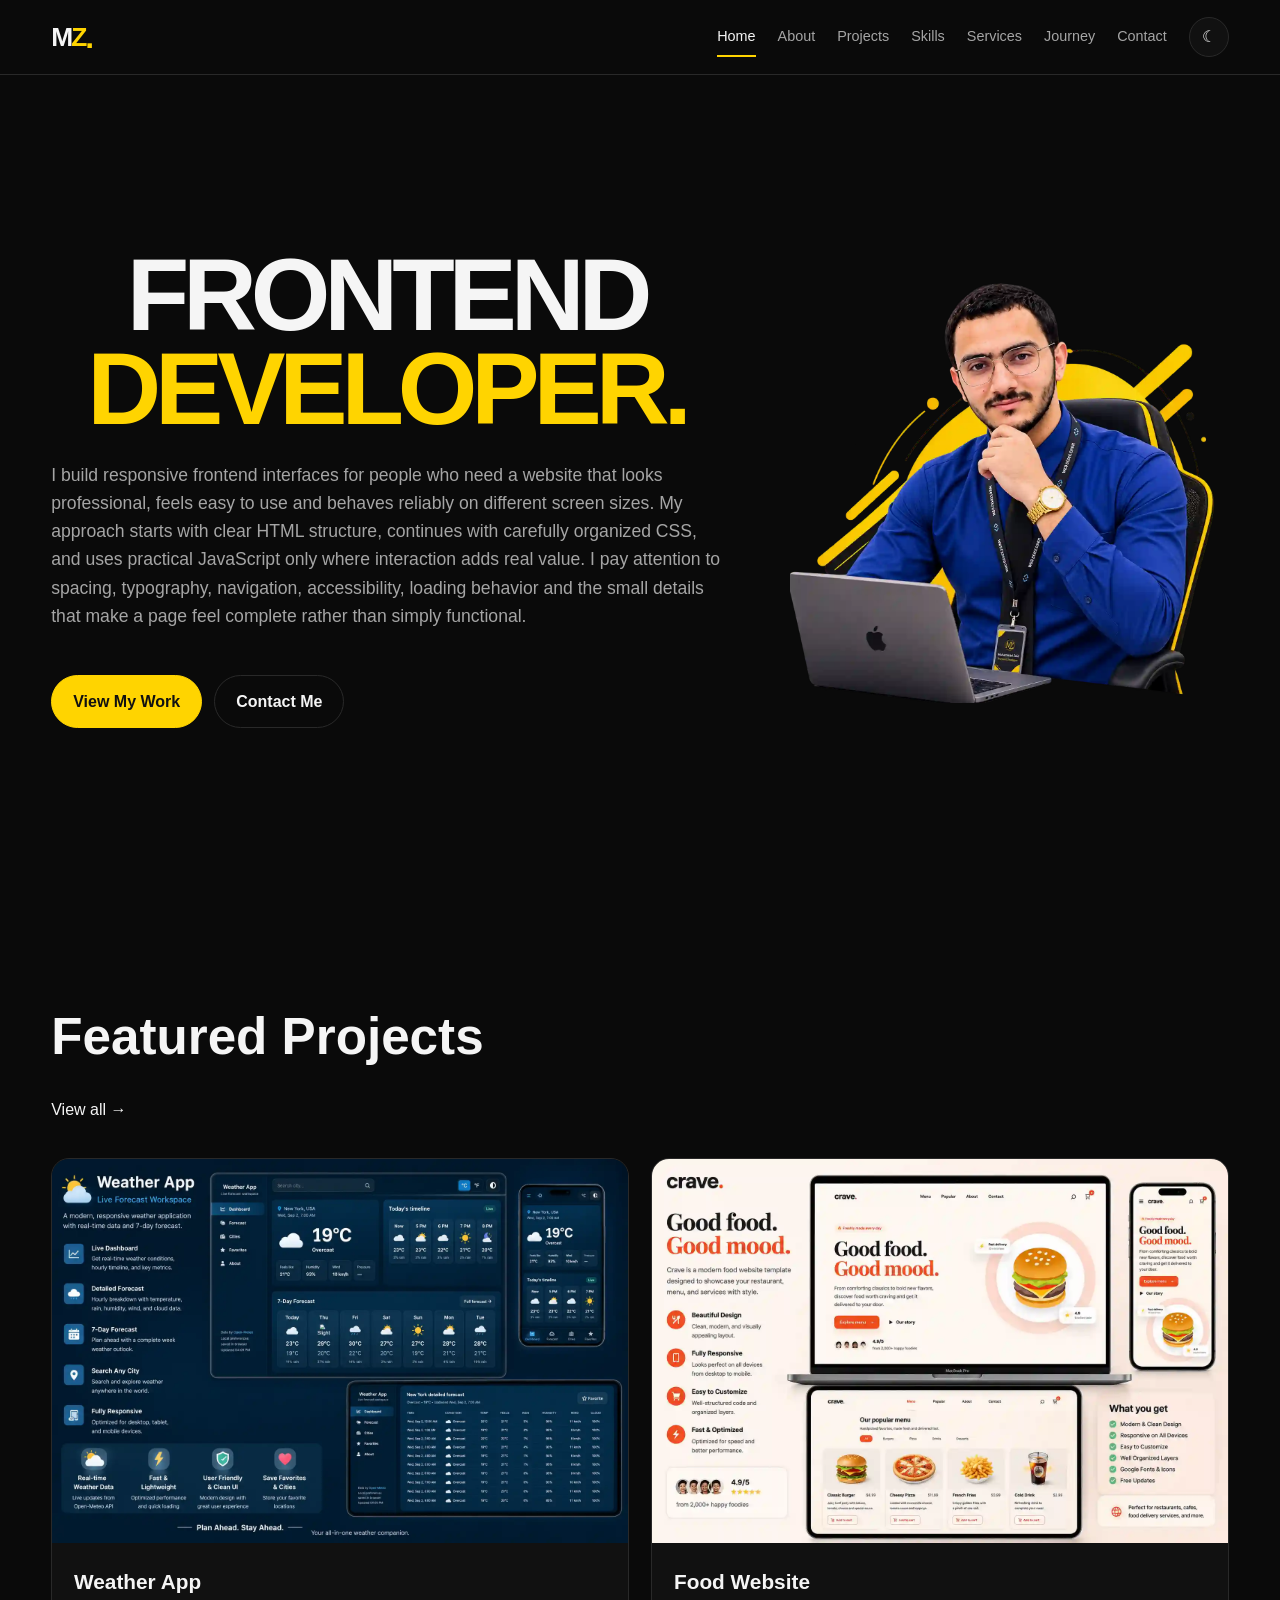
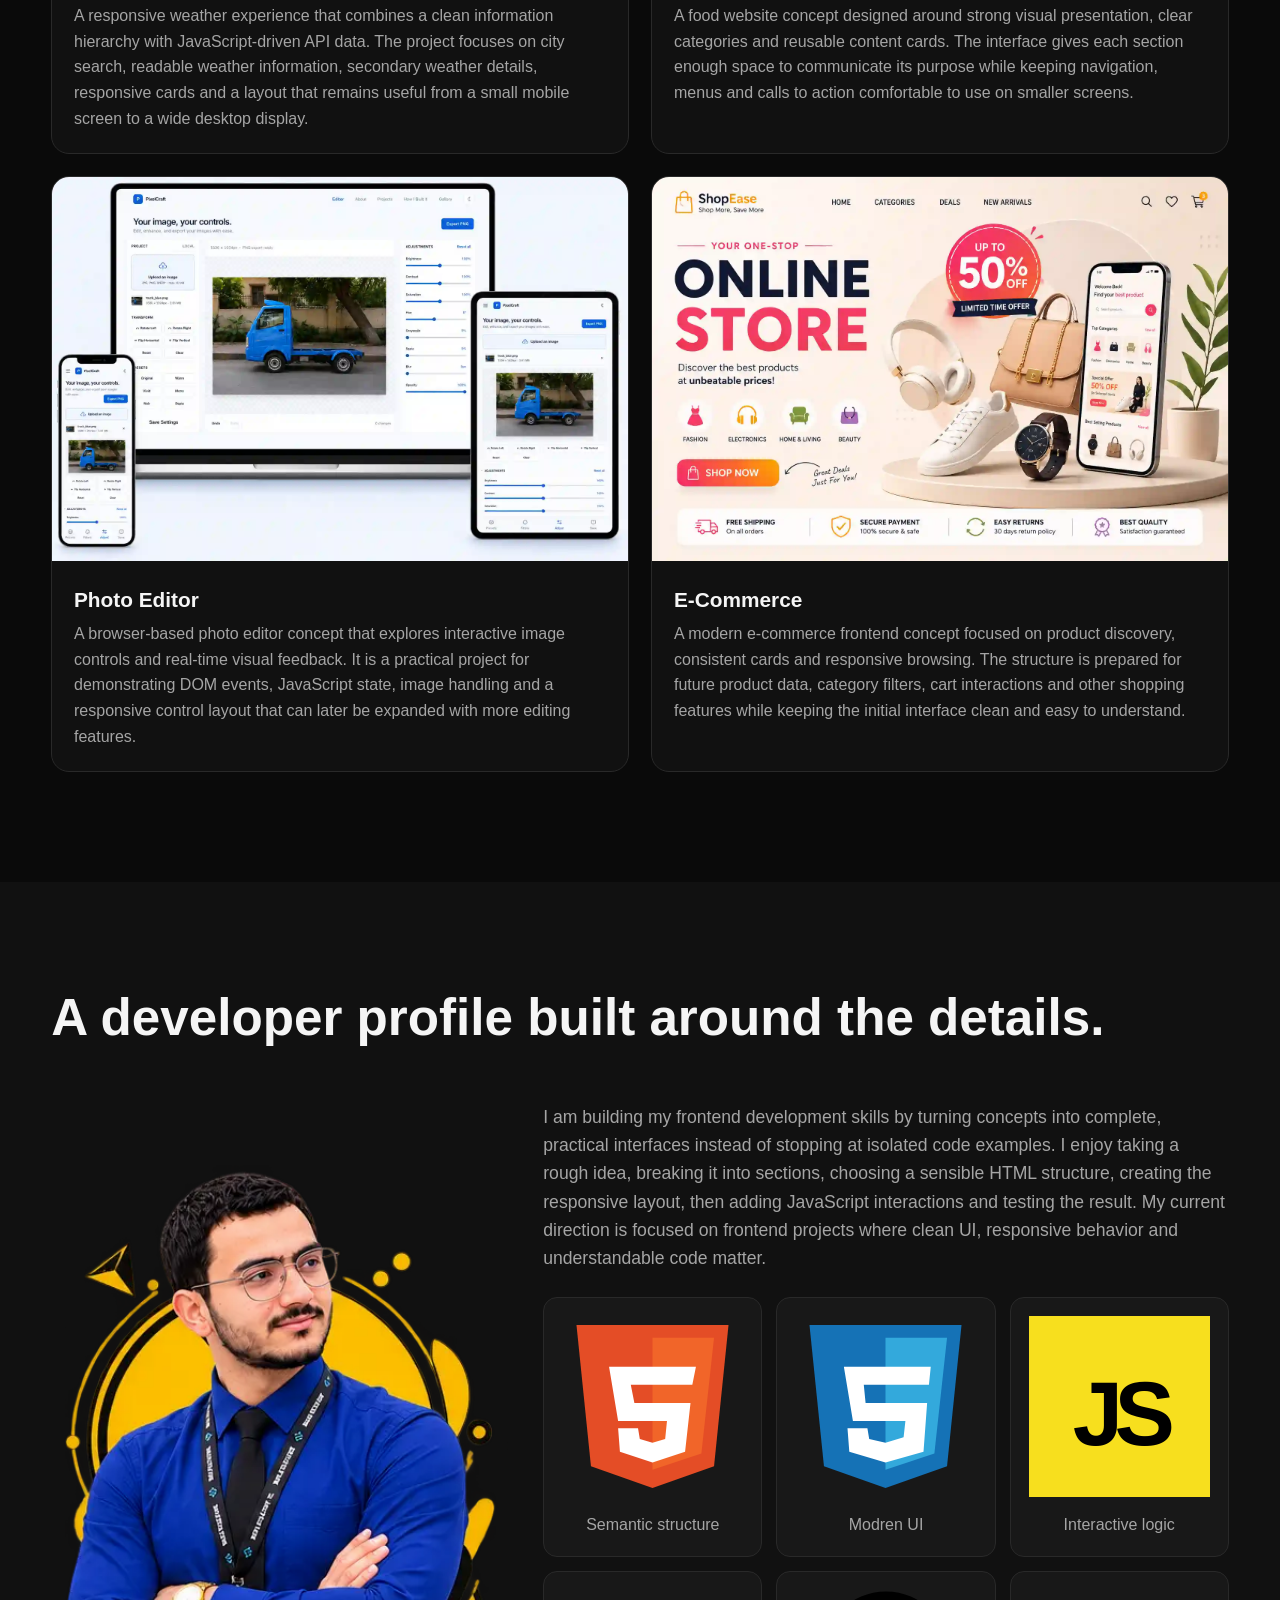
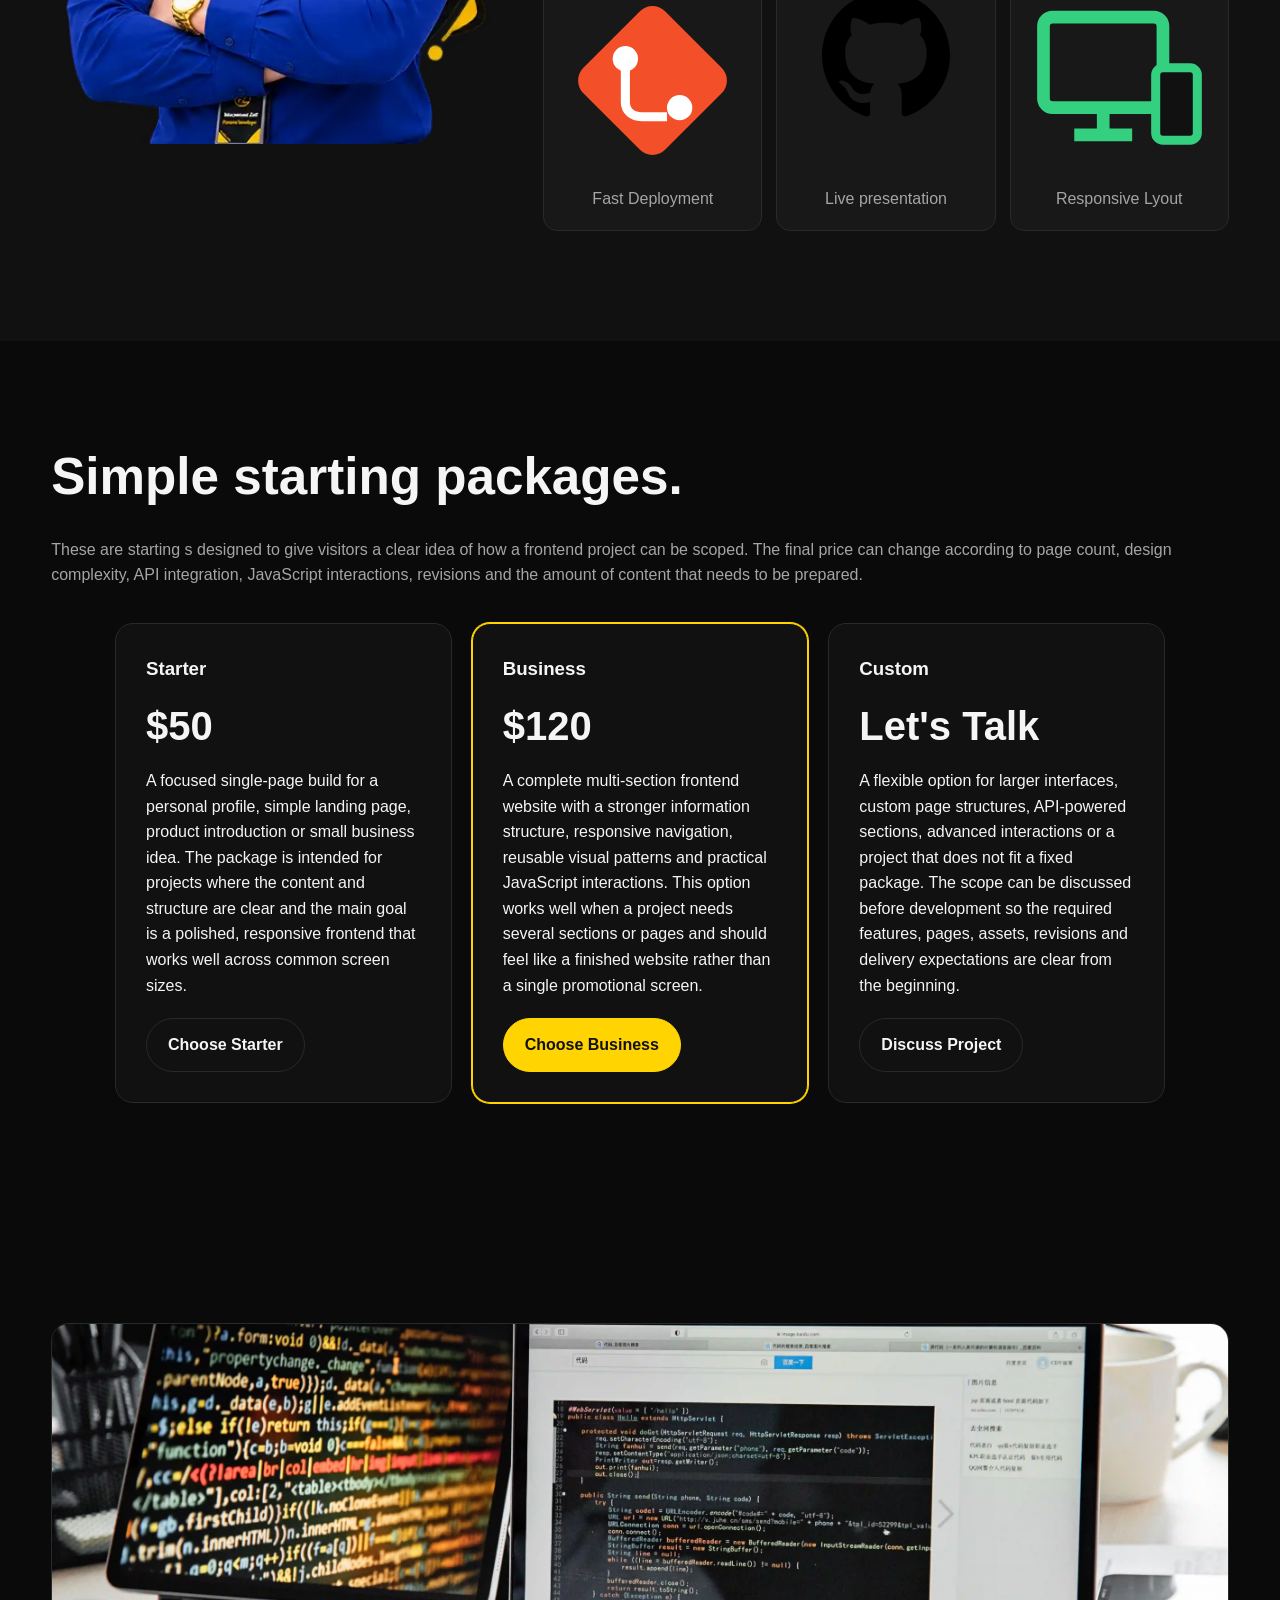
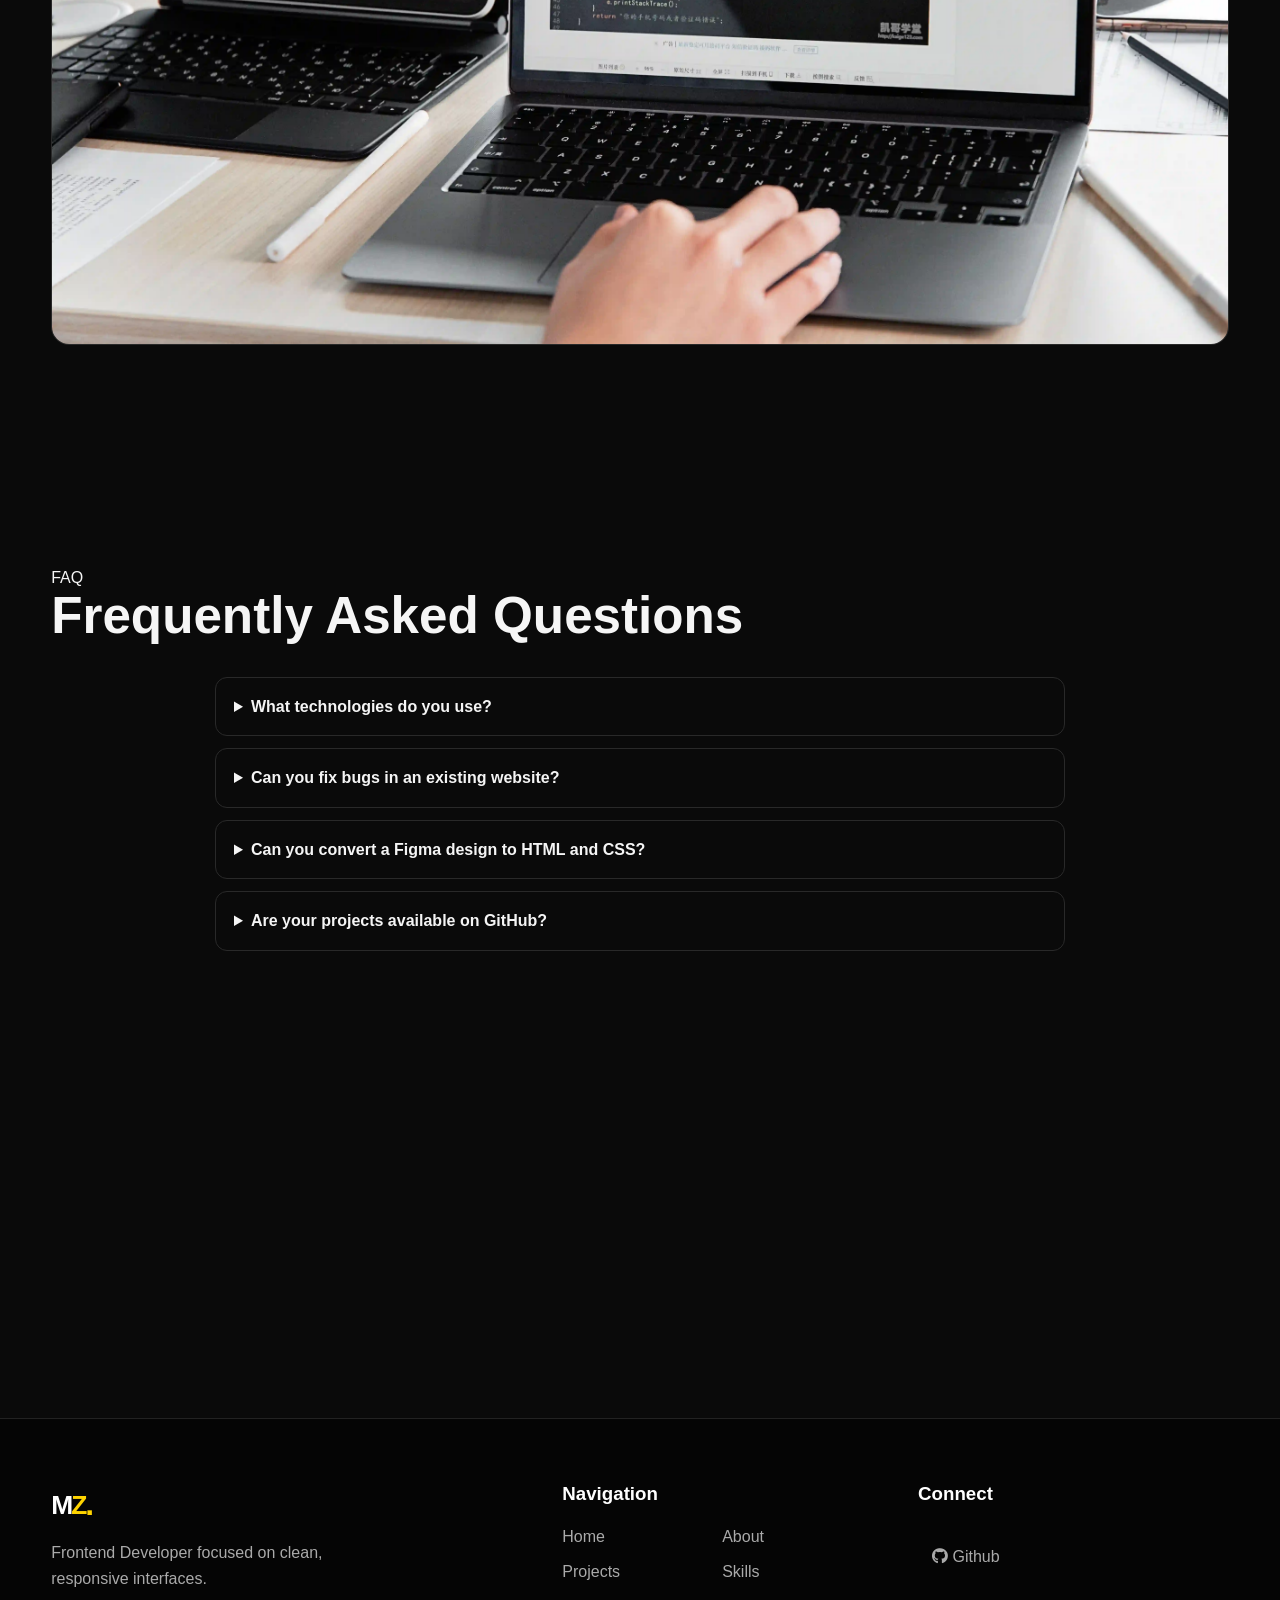
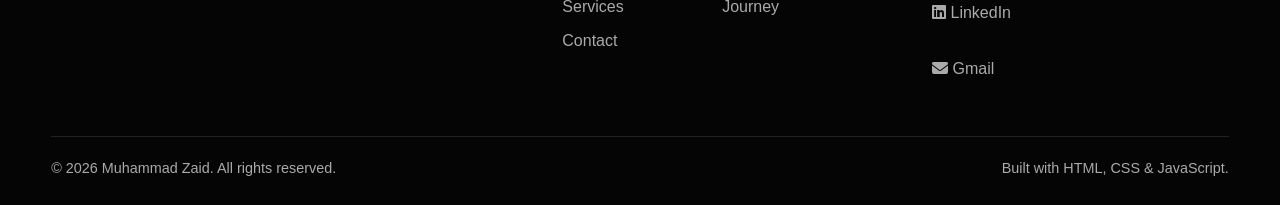
<file: index.html>
<!DOCTYPE html>
<html lang="en">

<head>
    <link rel="icon" type="image/svg+xml" href="assets/favicon.svg">
    <meta charset="UTF-8">
    <meta name="viewport" content="width=device-width, initial-scale=1.0">
    <meta name="description"
        content="Muhammad Zaid is a frontend developer creating responsive, interactive and user-focused websites with HTML, CSS and JavaScript.">
    <meta name="author" content="Muhammad Zaid">
    <meta name="robots" content="index, follow">
    <meta name="theme-color" content="#0a0a0a">
    <link rel="canonical" href="https://portfolio-site-v2-0.vercel.app/">
    <meta property="og:type" content="website">
    <meta property="og:title" content="Muhammad Zaid | Frontend Developer">
    <meta property="og:description"
        content="Muhammad Zaid is a frontend developer creating responsive, interactive and user-focused websites with HTML, CSS and JavaScript.">
    <meta property="og:url" content="https://dev-muhammadzaid.github.io/portfolio-site-v2.0/index.html">
    <meta property="og:image" content="https://portfolio-site-v2-0.vercel.app/assets/images/og-image.webp">
    <meta name="twitter:card" content="summary_large_image">
    <meta name="twitter:title" content="Muhammad Zaid | Frontend Developer">
    <meta name="twitter:description"
        content="Muhammad Zaid is a frontend developer creating responsive, interactive and user-focused websites with HTML, CSS and JavaScript.">
    <meta name="twitter:image" content="https://portfolio-site-v2-0.vercel.app/assets/images/og-image.webp">
    <title>Muhammad Zaid | Frontend Developer</title>
    <link rel="stylesheet" href="css/style.css">
    <link rel="stylesheet" href="css/responsive.css">
    <link rel="stylesheet" href="css/animations.css">
    <link rel="stylesheet" href="https://cdnjs.cloudflare.com/ajax/libs/font-awesome/6.5.1/css/all.min.css">

</head>

<body>
    <header id="site-header" class="site-header"></header>
    <main>
        <section class="hero container reveal">
            <div class="hero-content">
                <h1>FRONTEND<br><span>DEVELOPER.</span></h1>
                <p class="lead">I build responsive frontend interfaces for people who need a website that looks
                    professional, feels easy to use and behaves reliably on different screen sizes. My approach starts
                    with clear HTML structure, continues with carefully organized CSS, and uses practical JavaScript
                    only where interaction adds real value. I pay attention to spacing, typography, navigation,
                    accessibility, loading behavior and the small details that make a page feel complete rather than
                    simply functional.</p>
                <div class="actions"><a class="btn btn-primary" href="projects.html">View My Work</a><a
                        class="btn btn-outline" href="contact.html">Contact Me</a></div>
            </div>
            <div class="hero-visual">
                <div class="visual-card"><img src="assets/images/my-image-compressed.webp" alt="Muhammad Zaid - Frontend Developer">
                </div>
            </div>
        </section>
        <section class="section container reveal">
            <div class="section-heading">
                <div>
                    <h2>Featured Projects</h2>
                </div><a href="projects.html">View all →</a>
            </div>
            <div class="project-grid project-grid-4">
                <article class="project-card"><a href="project.html?project=weather">
                        <div class="project-image"><img src="assets/images/projects/project-1-mockup-compressed.webp"
                                alt="WEATHER APP "></div>
                        <div class="project-info">
                            <h3>Weather App</h3>
                            <p>A responsive weather experience that combines a clean information hierarchy with
                                JavaScript-driven API data. The project focuses on city search, readable weather
                                information, secondary weather details, responsive cards and a layout that remains
                                useful from a small mobile screen to a wide desktop display.</p>
                        </div>
                    </a></article>
                <article class="project-card"><a href="project.html?project=food">
                        <div class="project-image"><img src="assets/images/projects/project-2-mockup-compressed.webp"
                                alt="FOOD WEBSITE "></div>
                        <div class="project-info">
                            <h3>Food Website</h3>
                            <p>A food website concept designed around strong visual presentation, clear categories and
                                reusable content cards. The interface gives each section enough space to communicate its
                                purpose while keeping navigation, menus and calls to action comfortable to use on
                                smaller screens.</p>
                        </div>
                    </a></article>
                <article class="project-card"><a href="project.html?project=photo">
                        <div class="project-image"><img src="assets/images/projects/project-3-mockup.webp"
                                alt="PHOTO EDITOR "></div>
                        <div class="project-info">
                            <h3>Photo Editor</h3>
                            <p>A browser-based photo editor concept that explores interactive image controls and
                                real-time visual feedback. It is a practical project for demonstrating DOM events,
                                JavaScript state, image handling and a responsive control layout that can later be
                                expanded with more editing features.</p>
                        </div>
                    </a></article>
                <article class="project-card"><a href="project.html?project=ecommerce">
                        <div class="project-image"><img src="assets/images/projects/project-4-mockup.webp"
                                alt="E-COMMERCE "></div>
                        <div class="project-info">
                            <h3>E-Commerce</h3>
                            <p>A modern e-commerce frontend concept focused on product discovery, consistent cards and
                                responsive browsing. The structure is prepared for future product data, category
                                filters, cart interactions and other shopping features while keeping the initial
                                interface clean and easy to understand.</p>
                        </div>
                    </a></article>
            </div>
        </section>
        <section class="section section-dark reveal">
            <div class="container">
                <div class="section-heading">
                    <div>
                        <h2>A developer profile built around the details.</h2>
                    </div>
                </div>
                <div class="profile-gallery">
                    <div class="profile-main"><img src="assets/images/my-image1-compressed.webp" alt="Profile image ">
                    </div>
                    <div class="profile-copy">
                        <p class="lead">I am building my frontend development skills by turning concepts into complete,
                            practical interfaces instead of stopping at isolated code examples. I enjoy taking a rough
                            idea, breaking it into sections, choosing a sensible HTML structure, creating the responsive
                            layout, then adding JavaScript interactions and testing the result. My current direction is
                            focused on frontend projects where clean UI, responsive behavior and understandable code
                            matter.</p>
                        <div class="mini-grid">
                            <div>
                                <object data="assets/icons/html.svg" type=""></object>
                                <span>Semantic structure</span></div>
                            <div>
                                <object data="assets/icons/css.svg" type=""></object>
                                <span>Modren UI</span></div>
                            <div>
                                <object data="assets/icons/js.svg" type=""></object>
                                <span>Interactive logic</span></div>

                                <div>
                                <object data="assets/icons/git.svg" type=""></object>
                                <span>Fast Deployment</span></div>

                                <div>
                                <object data="assets/icons/github.svg" type=""></object>
                                <span>Live presentation</span></div>

                                <div>
                                <object data="assets/icons/responsive.svg" type=""></object>
                                <span>Responsive Lyout</span></div>
                        </div>
                        
                    </div>
                </div>
            </div>
        </section>
        <section class="section container reveal">
            <div class="section-heading">
                <div>
                    <h2>Simple starting packages.</h2>
                </div>
                <p class="muted-copy">These are starting s designed to give visitors a clear idea of how a
                    frontend project can be scoped. The final price can change according to page count, design
                    complexity, API integration, JavaScript interactions, revisions and the amount of content that needs
                    to be prepared.</p>
            </div>
            <div class="pricing-grid">
                <article class="price-card">
                    <h3>Starter</h3><strong>$50</strong>
                    <p>A focused single-page build for a personal profile, simple landing page, product introduction or
                        small business idea. The package is intended for projects where the content and structure are
                        clear and the main goal is a polished, responsive frontend that works well across common screen
                        sizes.</p><a class="btn btn-outline" href="contact.html">Choose Starter</a>
                </article>
                <article class="price-card featured">
                    <h3>Business</h3><strong>$120</strong>
                    <p>A complete multi-section frontend website with a stronger information structure, responsive
                        navigation, reusable visual patterns and practical JavaScript interactions. This option works
                        well when a project needs several sections or pages and should feel like a finished website
                        rather than a single promotional screen.</p><a class="btn btn-primary"
                        href="contact.html">Choose Business</a>
                </article>
                <article class="price-card">
                    <h3>Custom</h3><strong>Let's Talk</strong>
                    <p>A flexible option for larger interfaces, custom page structures, API-powered sections, advanced
                        interactions or a project that does not fit a fixed package. The scope can be discussed before
                        development so the required features, pages, assets, revisions and delivery expectations are
                        clear from the beginning.</p><a class="btn btn-outline" href="contact.html">Discuss Project</a>
                </article>
            </div>
        </section>

        <section class="section container reveal">
            <figure class="wide-media"><img src="assets/images/development/pexels-mikhail-nilov-7988114-compressed.webp"
                    alt="Frontend development workspace  1" loading="lazy"></figure>
        </section>

        <section class="section faq-section" id="faq">
  <div class="container">
    <div class="section-heading"><p class="eyebrow">FAQ</p><h2>Frequently Asked Questions</h2></div>
    <div class="faq-list">
      <details><summary>What technologies do you use?</summary><p>I build responsive interfaces with HTML, CSS and JavaScript.</p></details>
      <details><summary>Can you fix bugs in an existing website?</summary><p>Yes. I can debug responsive, layout, JavaScript and UI issues.</p></details>
      <details><summary>Can you convert a Figma design to HTML and CSS?</summary><p>Yes. I can turn a provided design into a responsive frontend implementation.</p></details>
      <details><summary>Are your projects available on GitHub?</summary><p>Yes. Each portfolio project links to its corresponding GitHub repository.</p></details>
    </div>
  </div>
</section>


        <section class="section section-accent reveal">
                <div class="container cta">
                <div>
                    <h2>Have a project in mind?</h2>
                    <p>Share the idea, reference design, required pages, preferred style and any important functionality
                        you already have in mind. I can then break the project into a practical frontend structure so
                        the work has a clear direction before the coding begins.</p>
                </div><a class="btn btn-dark" href="contact.html">Let's Talk →</a>
            </div>
        </section>

        
    </main>
    <footer id="site-footer" class="site-footer"></footer><button class="back-top" aria-label="Back to top">↑</button>
    <script src="js/config.js"></script>
    <script src="js/layout.js"></script>
    <script src="js/theme.js"></script>
    <script src="js/main.js"></script>


</body>
</html>
</file>
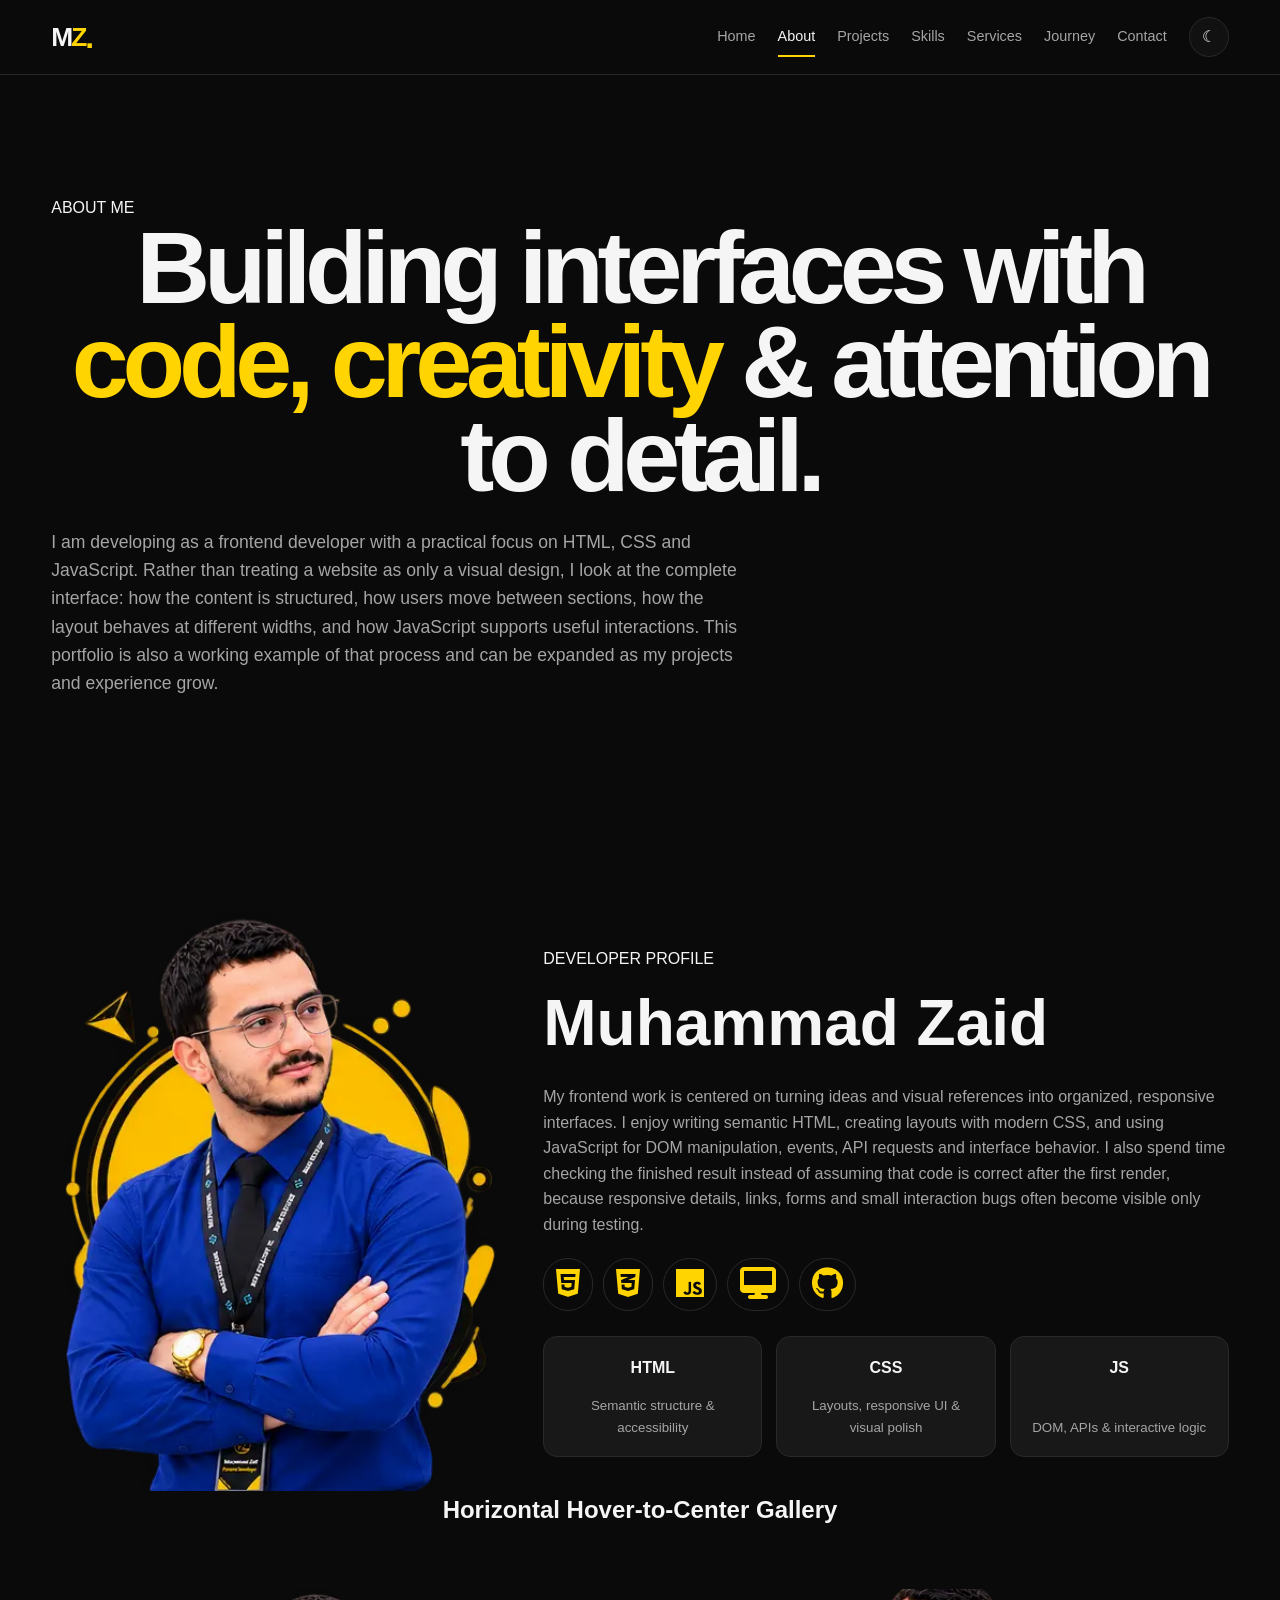
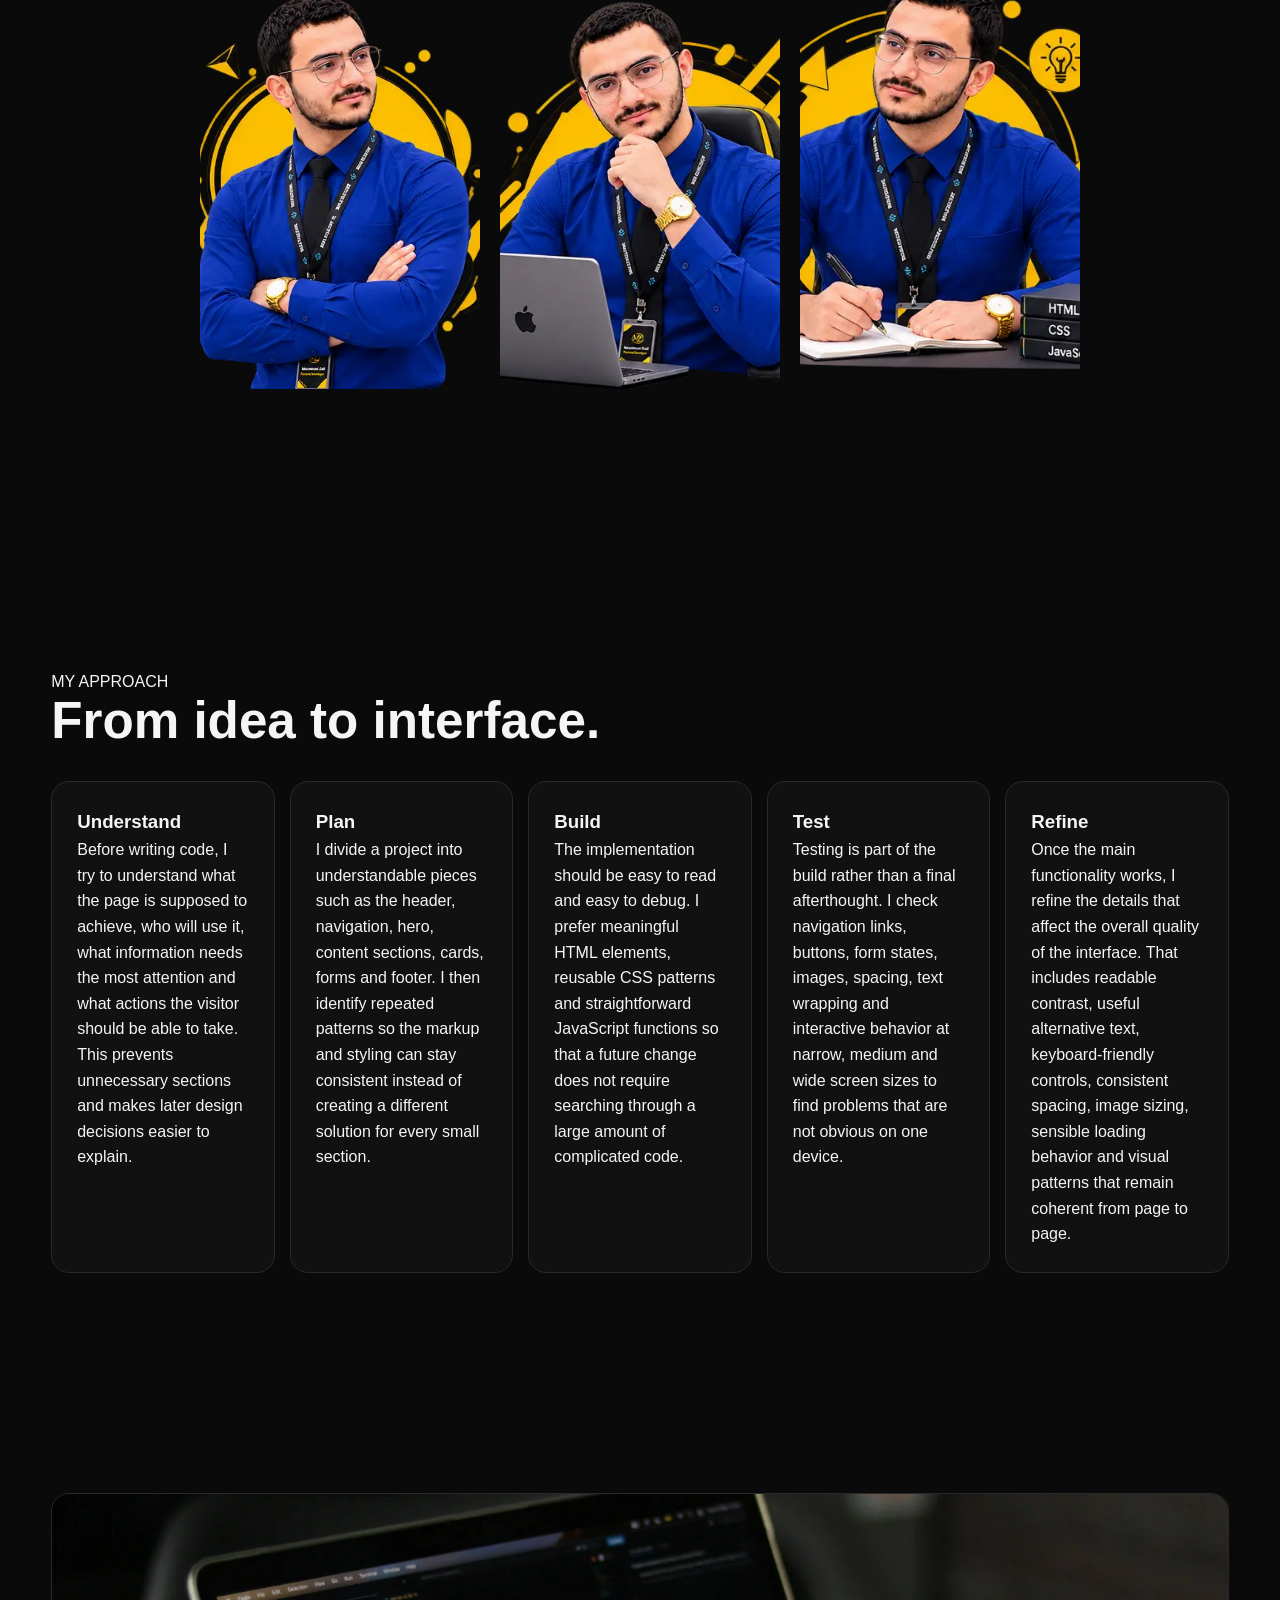
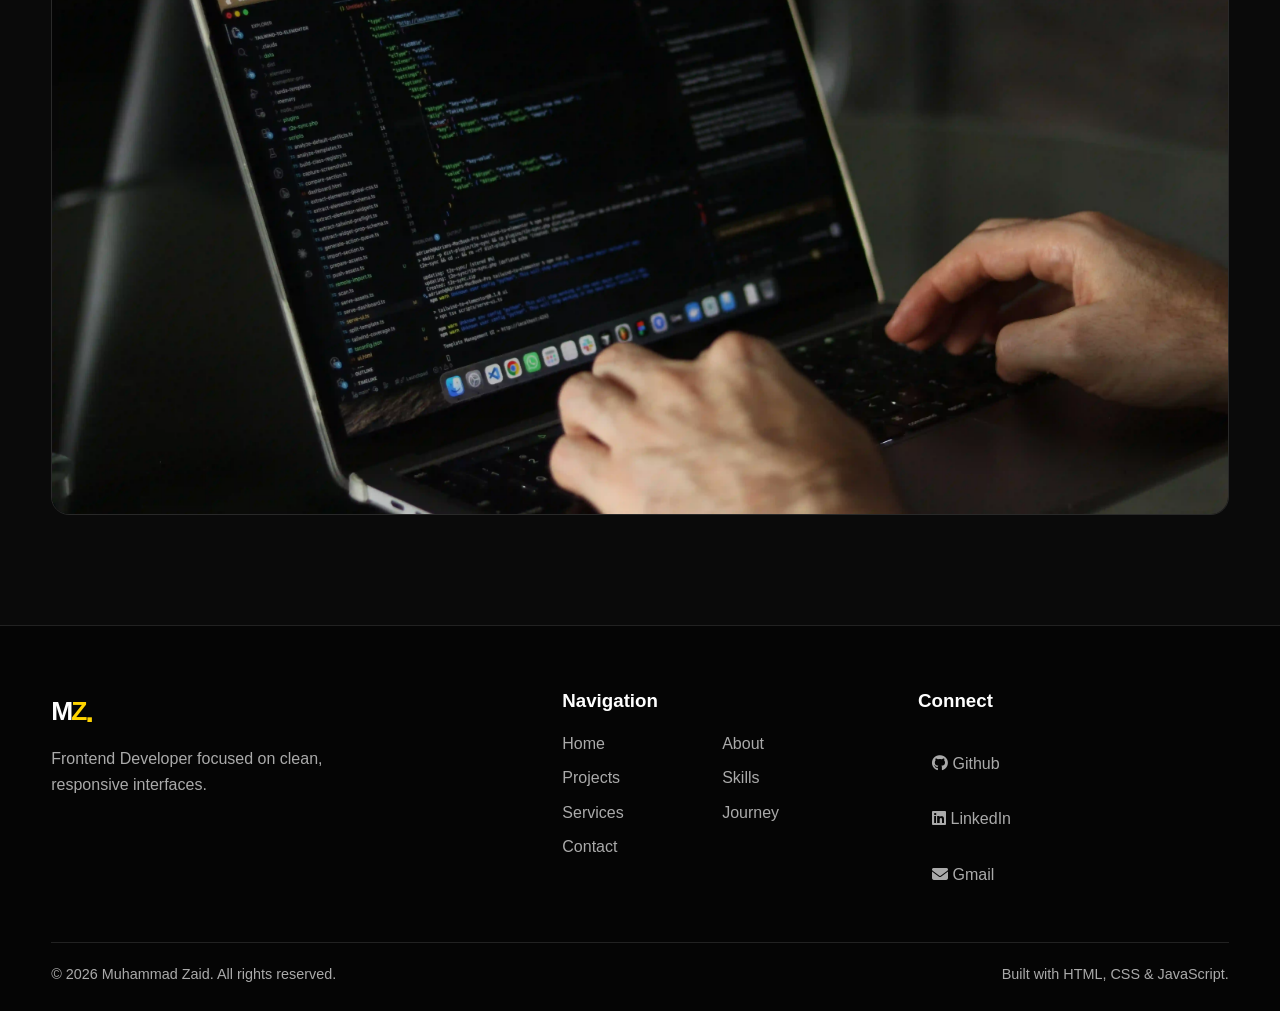
<file: about.html>
<!DOCTYPE html>
<html lang="en">

<head>
    <link rel="icon" type="image/svg+xml" href="assets/favicon.svg">
    <meta charset="UTF-8">
    <meta name="viewport" content="width=device-width, initial-scale=1.0">
    <meta name="description"
        content="Learn about Muhammad Zaid, a frontend developer focused on responsive interfaces, clean code and practical JavaScript.">
    <meta name="author" content="Muhammad Zaid">
    <meta name="robots" content="index, follow">
    <meta name="theme-color" content="#0a0a0a">
    <link rel="canonical" href="https://portfolio-site-v2-0.vercel.app/about.html">
    <meta property="og:type" content="website">
    <meta property="og:title" content="About | Muhammad Zaid">
    <meta property="og:description"
        content="Learn about Muhammad Zaid, a frontend developer focused on responsive interfaces, clean code and practical JavaScript.">
    <meta property="og:url" content="https://dev-muhammadzaid.github.io/portfolio-site-v2.0/about.html">
    <meta property="og:image" content="https://portfolio-site-v2-0.vercel.app/assets/images/og-image.webp">
    <meta name="twitter:card" content="summary_large_image">
    <meta name="twitter:title" content="About | Muhammad Zaid">
    <meta name="twitter:description"
        content="Learn about Muhammad Zaid, a frontend developer focused on responsive interfaces, clean code and practical JavaScript.">
    <meta name="twitter:image" content="https://portfolio-site-v2-0.vercel.app/assets/images/og-image.webp">
    <title>About | Muhammad Zaid</title>
    <link rel="stylesheet" href="css/style.css">
    <link rel="stylesheet" href="css/responsive.css">
    <link rel="stylesheet" href="css/animations.css">
    <link rel="stylesheet" href="https://cdnjs.cloudflare.com/ajax/libs/font-awesome/6.5.1/css/all.min.css">
</head>

<body>
    <header id="site-header" class="site-header"></header>
    <main>
        <section class="page-hero container reveal">
            <p class="eyebrow">ABOUT ME</p>
            <h1>Building interfaces with <span>code, creativity</span> & attention to detail.</h1>
            <p class="lead">I am developing as a frontend developer with a practical focus on HTML, CSS and JavaScript.
                Rather than treating a website as only a visual design, I look at the complete interface: how the
                content is structured, how users move between sections, how the layout behaves at different widths, and
                how JavaScript supports useful interactions. This portfolio is also a working example of that process
                and can be expanded as my projects and experience grow.</p>
        </section>
        <section class="section container reveal">
            <div class="developer-profile">
                <div class="profile-photo"><img src="assets/images/my-image1-compressed.webp" alt="Muhammad Zaid - Frontend Developer">
                </div>
                <div class="profile-details">
                    <p class="eyebrow">DEVELOPER PROFILE</p>
                    <h2>Muhammad Zaid</h2>
                    <p class="profile-description">My frontend work is centered on turning ideas and visual references
                        into organized, responsive interfaces. I enjoy writing semantic HTML, creating layouts with
                        modern CSS, and using JavaScript for DOM manipulation, events, API requests and interface
                        behavior. I also spend time checking the finished result instead of assuming that code is
                        correct after the first render, because responsive details, links, forms and small interaction
                        bugs often become visible only during testing.</p>

                    <div class="profile-meta">
                        <span title="HTML"><i class="fa-brands fa-html5"></i></span>
                        <span title="CSS"><i class="fa-brands fa-css3-alt"></i></span>
                        <span title="JavaScript"><i class="fa-brands fa-js"></i></span>
                        <span title="Responsive Design"><i class="fa-solid fa-desktop"></i></span>
                        <span title="Github"><i class="fa-brands fa-github"></i></span>
                    </div>
                    <div class="experience-row">
                        <div><strong>HTML</strong><small>Semantic structure & accessibility</small></div>
                        <div><strong>CSS</strong><small>Layouts, responsive UI & visual polish</small></div>
                        <div><strong>JS</strong><small>DOM, APIs & interactive logic</small></div>
                    </div>
                </div>
            </div>

           

            

    <!-- New Gallery -->
     <h1>Horizontal Hover-to-Center Gallery</h1>
  <div class="gallery">
    <div class="gallery-item">
      <img src="assets/images/my-image1-compressed.webp" alt="Muhammad Zaid frontend developer">
      <div class="overlay">
        <h3>Muhammad Zaid</h3>
        <p>Frontend Developer</p>
      </div>
    </div>
    <div class="gallery-item">
      <img src="assets/images/my-image2-compressed.webp" alt="Muhammad Zaid frontend developer">
      <div class="overlay">
        <h3>Muhammad Zaid</h3>
        <p>Code Debugger</p>
      </div>
    </div>

    <div class="gallery-item">
      <img src="assets/images/my-image3-compressed.webp" alt="Muhammad Zaid frontend developer">
      <div class="overlay">
        <h3>Muhammad Zaid</h3>
        <p>Web Deployement</p>
      </div>
    </div>

  </div>

   

  <!-- GALLERY END -->


        </section>
        <section class="section container reveal">
            <div class="section-heading">
                <div>
                    <p class="eyebrow">MY APPROACH</p>
                    <h2>From idea to interface.</h2>
                </div>
            </div>
            <div class="process-grid">
                <div>
                    <h3>Understand</h3>
                    <p>Before writing code, I try to understand what the page is supposed to achieve, who will use it,
                        what information needs the most attention and what actions the visitor should be able to take.
                        This prevents unnecessary sections and makes later design decisions easier to explain.</p>
                </div>
                <div>
                    <h3>Plan</h3>
                    <p>I divide a project into understandable pieces such as the header, navigation, hero, content
                        sections, cards, forms and footer. I then identify repeated patterns so the markup and styling
                        can stay consistent instead of creating a different solution for every small section.</p>
                </div>
                <div>
                    <h3>Build</h3>
                    <p>The implementation should be easy to read and easy to debug. I prefer meaningful HTML elements,
                        reusable CSS patterns and straightforward JavaScript functions so that a future change does not
                        require searching through a large amount of complicated code.</p>
                </div>
                <div>
                    <h3>Test</h3>
                    <p>Testing is part of the build rather than a final afterthought. I check navigation links, buttons,
                        form states, images, spacing, text wrapping and interactive behavior at narrow, medium and wide
                        screen sizes to find problems that are not obvious on one device.</p>
                </div>
                <div>
                    <h3>Refine</h3>
                    <p>Once the main functionality works, I refine the details that affect the overall quality of the
                        interface. That includes readable contrast, useful alternative text, keyboard-friendly controls,
                        consistent spacing, image sizing, sensible loading behavior and visual patterns that remain
                        coherent from page to page.</p>
                </div>
            </div>
        </section>
        <section class="section container reveal">
            <figure class="wide-media"><img src="assets/images/development/pexels-alicia-christin-gerald-1447380217-37880001-compressed.webp"
                    alt="Frontend development workspace" loading="lazy"></figure>
        </section>
    </main>
    <footer id="site-footer" class="site-footer"></footer><button class="back-top" aria-label="Back to top">↑</button>
    <script src="js/config.js"></script>
    <script src="js/layout.js"></script>
    <script src="js/theme.js"></script>
    <script src="js/main.js"></script>
</body>

</html>
</file>
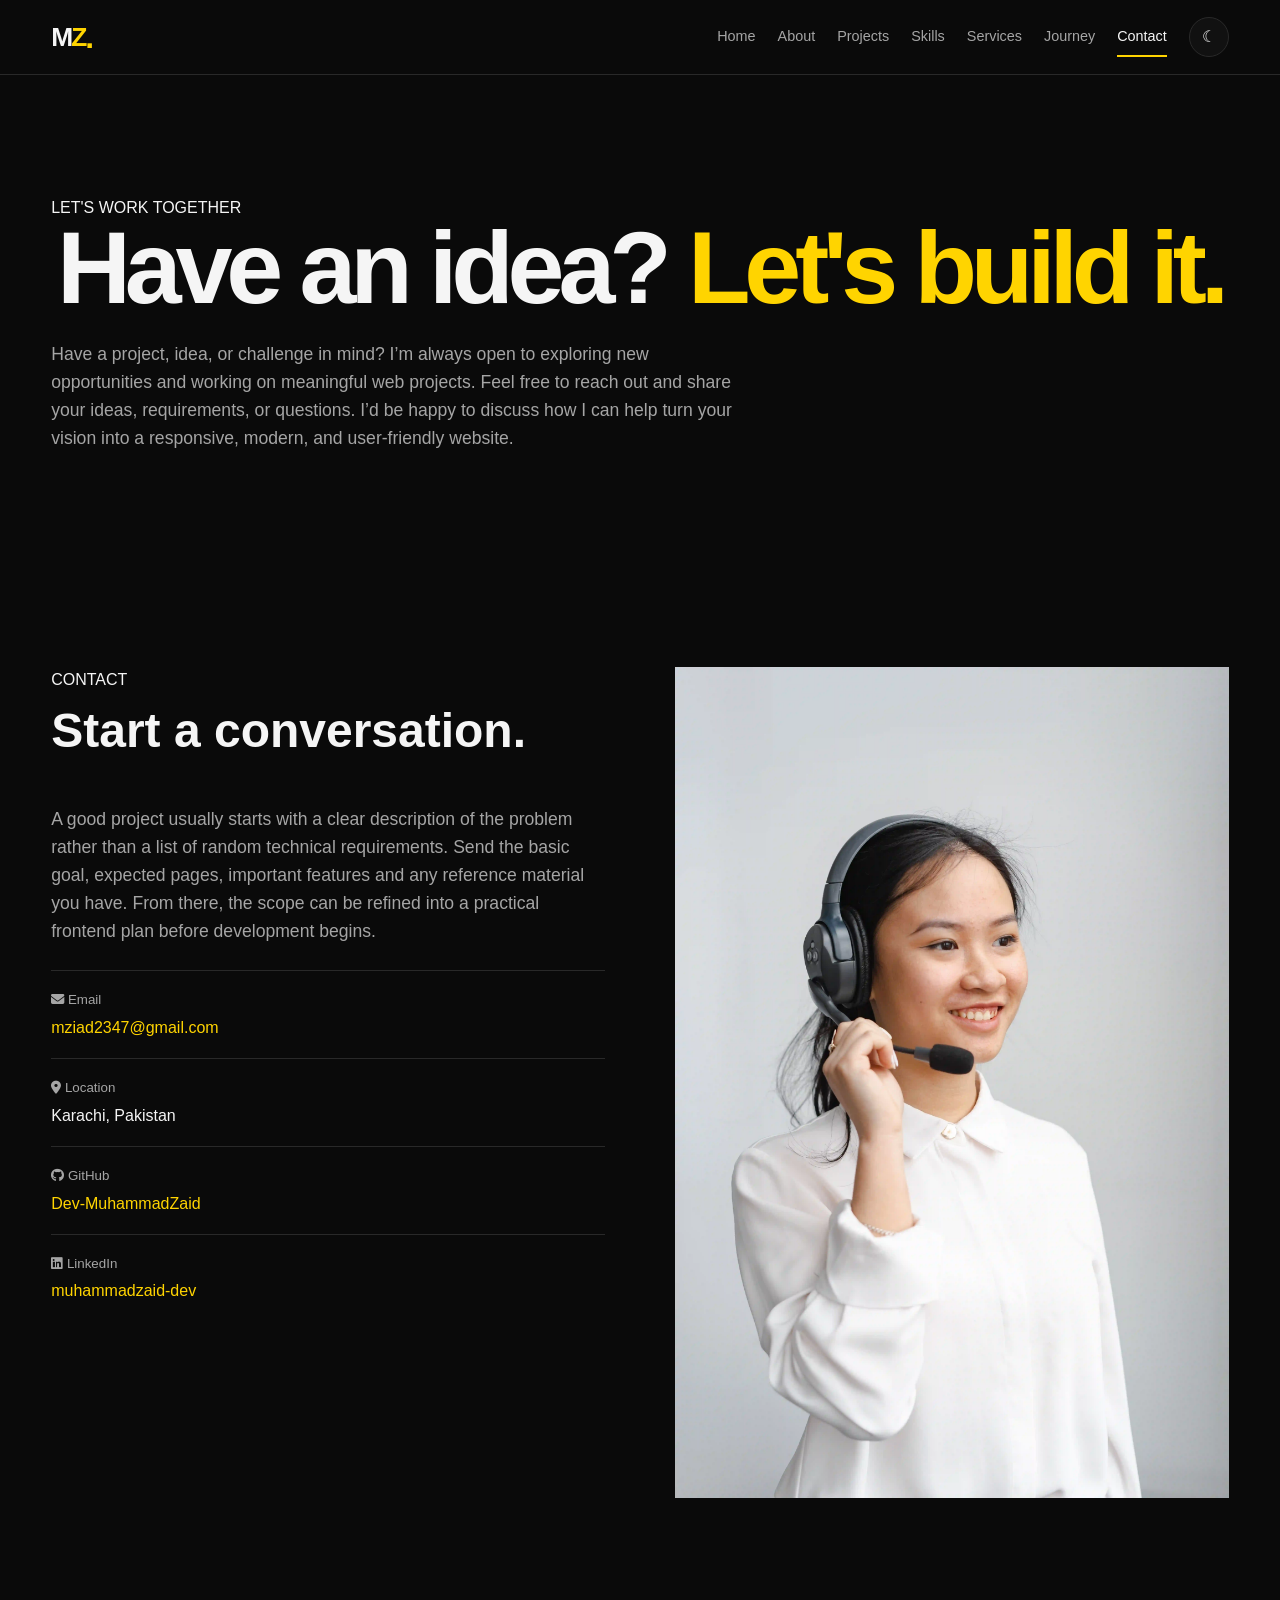
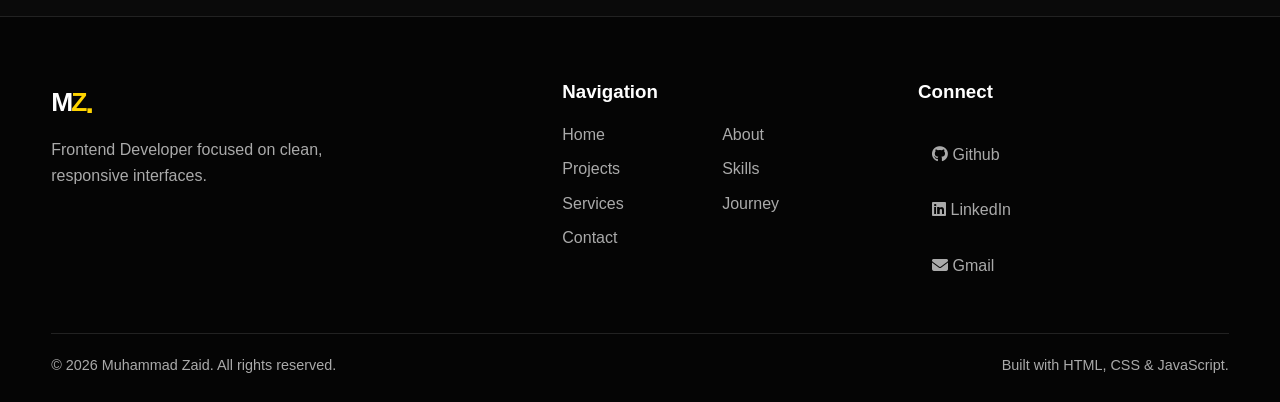
<file: contact.html>
<!DOCTYPE html>
<html lang="en">

<head>
    <link rel="icon" type="image/svg+xml" href="assets/favicon.svg">
    <meta charset="UTF-8">
    <meta name="viewport" content="width=device-width, initial-scale=1.0">
    <meta name="description"
        content="Contact Muhammad Zaid for frontend development projects, responsive websites, landing pages and UI work.">
    <meta name="author" content="Muhammad Zaid">
    <meta name="robots" content="index, follow">
    <meta name="theme-color" content="#0a0a0a">
    <link rel="canonical" href="https://portfolio-site-v2-0.vercel.app/contact.html">
    <meta property="og:type" content="website">
    <meta property="og:title" content="Contact | Muhammad Zaid">
    <meta property="og:description"
        content="Contact Muhammad Zaid for frontend development projects, responsive websites, landing pages and UI work.">
    <meta property="og:url" content="https://dev-muhammadzaid.github.io/portfolio-site-v2.0/contact.html">
    <meta property="og:image" content="https://portfolio-site-v2-0.vercel.app/assets/images/og-image.webp">
    <meta name="twitter:card" content="summary_large_image">
    <meta name="twitter:title" content="Contact | Muhammad Zaid">
    <meta name="twitter:description"
        content="Contact Muhammad Zaid for frontend development projects, responsive websites, landing pages and UI work.">
    <meta name="twitter:image" content="https://portfolio-site-v2-0.vercel.app/assets/images/og-image.webp">
    <title>Contact | Muhammad Zaid</title>
    <link rel="stylesheet" href="css/style.css">
    <link rel="stylesheet" href="css/responsive.css">
    <link rel="stylesheet" href="css/animations.css">
    <link rel="stylesheet" href="https://cdnjs.cloudflare.com/ajax/libs/font-awesome/6.5.1/css/all.min.css">

</head>

<body>
    <header id="site-header" class="site-header"></header>
    <main>
        <section class="page-hero container reveal">
            <p class="eyebrow">LET'S WORK TOGETHER</p>
            <h1>Have an idea? <span>Let's build it.</span></h1>
            <p class="lead">Have a project, idea, or challenge in mind? I’m always open to exploring new opportunities and working on meaningful web projects. Feel free to reach out and share your ideas, requirements, or questions. I’d be happy to discuss how I can help turn your vision into a responsive, modern, and user-friendly website.</p>
        </section>
        <section class="section container two-column reveal">
            <div class="contact-details">
                <p class="eyebrow">CONTACT</p>
                <h2>Start a conversation.</h2>
                <p class="lead">A good project usually starts with a clear description of the problem rather than a list
                    of random technical requirements. Send the basic goal, expected pages, important features and any
                    reference material you have. From there, the scope can be refined into a practical frontend plan
                    before development begins.</p>
                <div class="contact-item"><small>
                    <i class="fa-solid fa-envelope"></i>
                    Email</small><a
                        href="mailto:mziad2347@gmail.com">mziad2347@gmail.com</a></div>
                <div class="contact-item"><small>
                    <i class="fa-solid fa-location-dot"></i>
                    Location</small>
                    <p>Karachi, Pakistan</p>
                </div>
                <div class="contact-item"><small>
                    <i class="fa-brands fa-github"></i>
                    GitHub</small><a href="https://github.com/Dev-MuhammadZaid"
                        target="_blank" rel="noopener">Dev-MuhammadZaid</a></div>
                <div class="contact-item"><small>
                    <i class="fa-brands fa-linkedin"></i>
                    LinkedIn</small><a href="https://www.linkedin.com/in/muhammadzaid-dev/"
                        target="_blank" rel="noopener">muhammadzaid-dev</a></div>
            </div>
            
            <div class="contact-img">
                <img src="assets/images/pexels-mikhail-nilov-7682344-compressed.webp" alt="Contact Us">
            </div>
            
        </section>
    </main>
    <footer id="site-footer" class="site-footer"></footer><button class="back-top" aria-label="Back to top">↑</button>
    <script src="js/config.js"></script>
    <script src="js/layout.js"></script>
    <script src="js/theme.js"></script>
    <script src="js/main.js"></script>
</body>

</html>
</file>
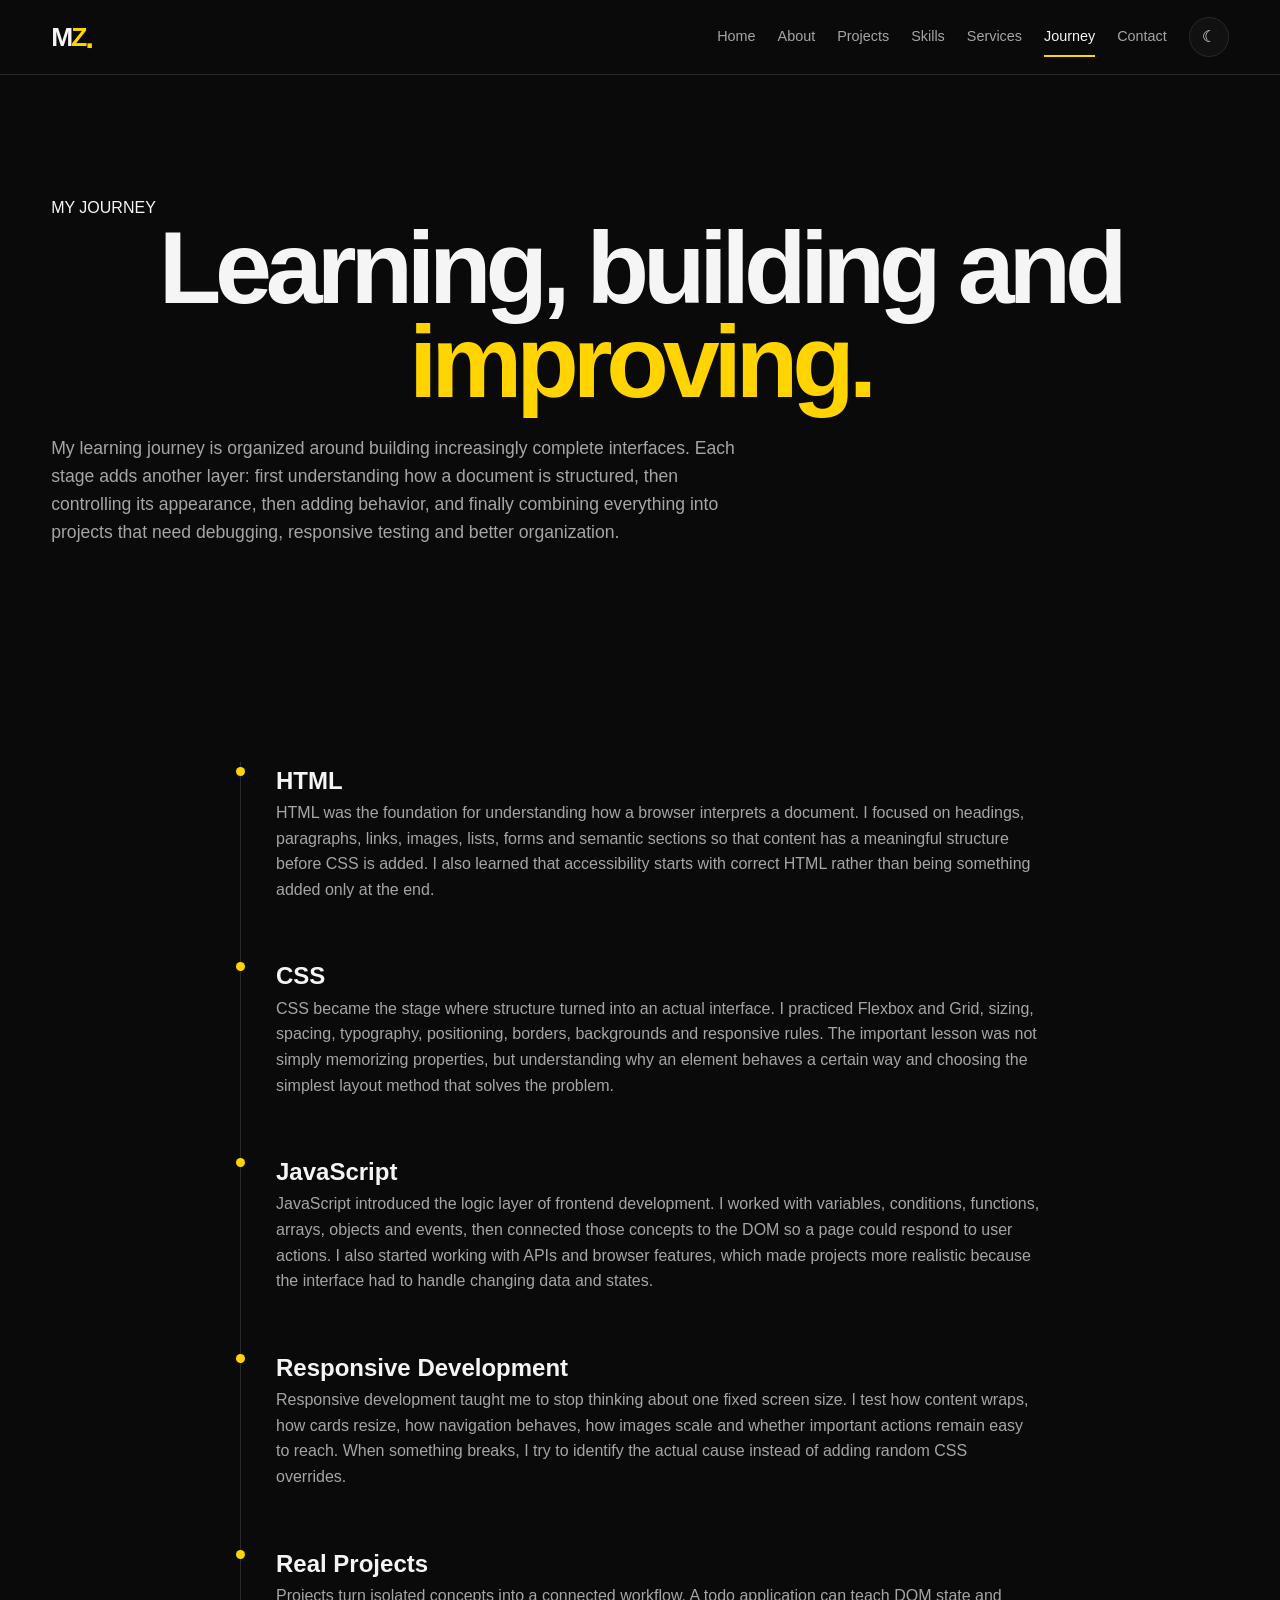
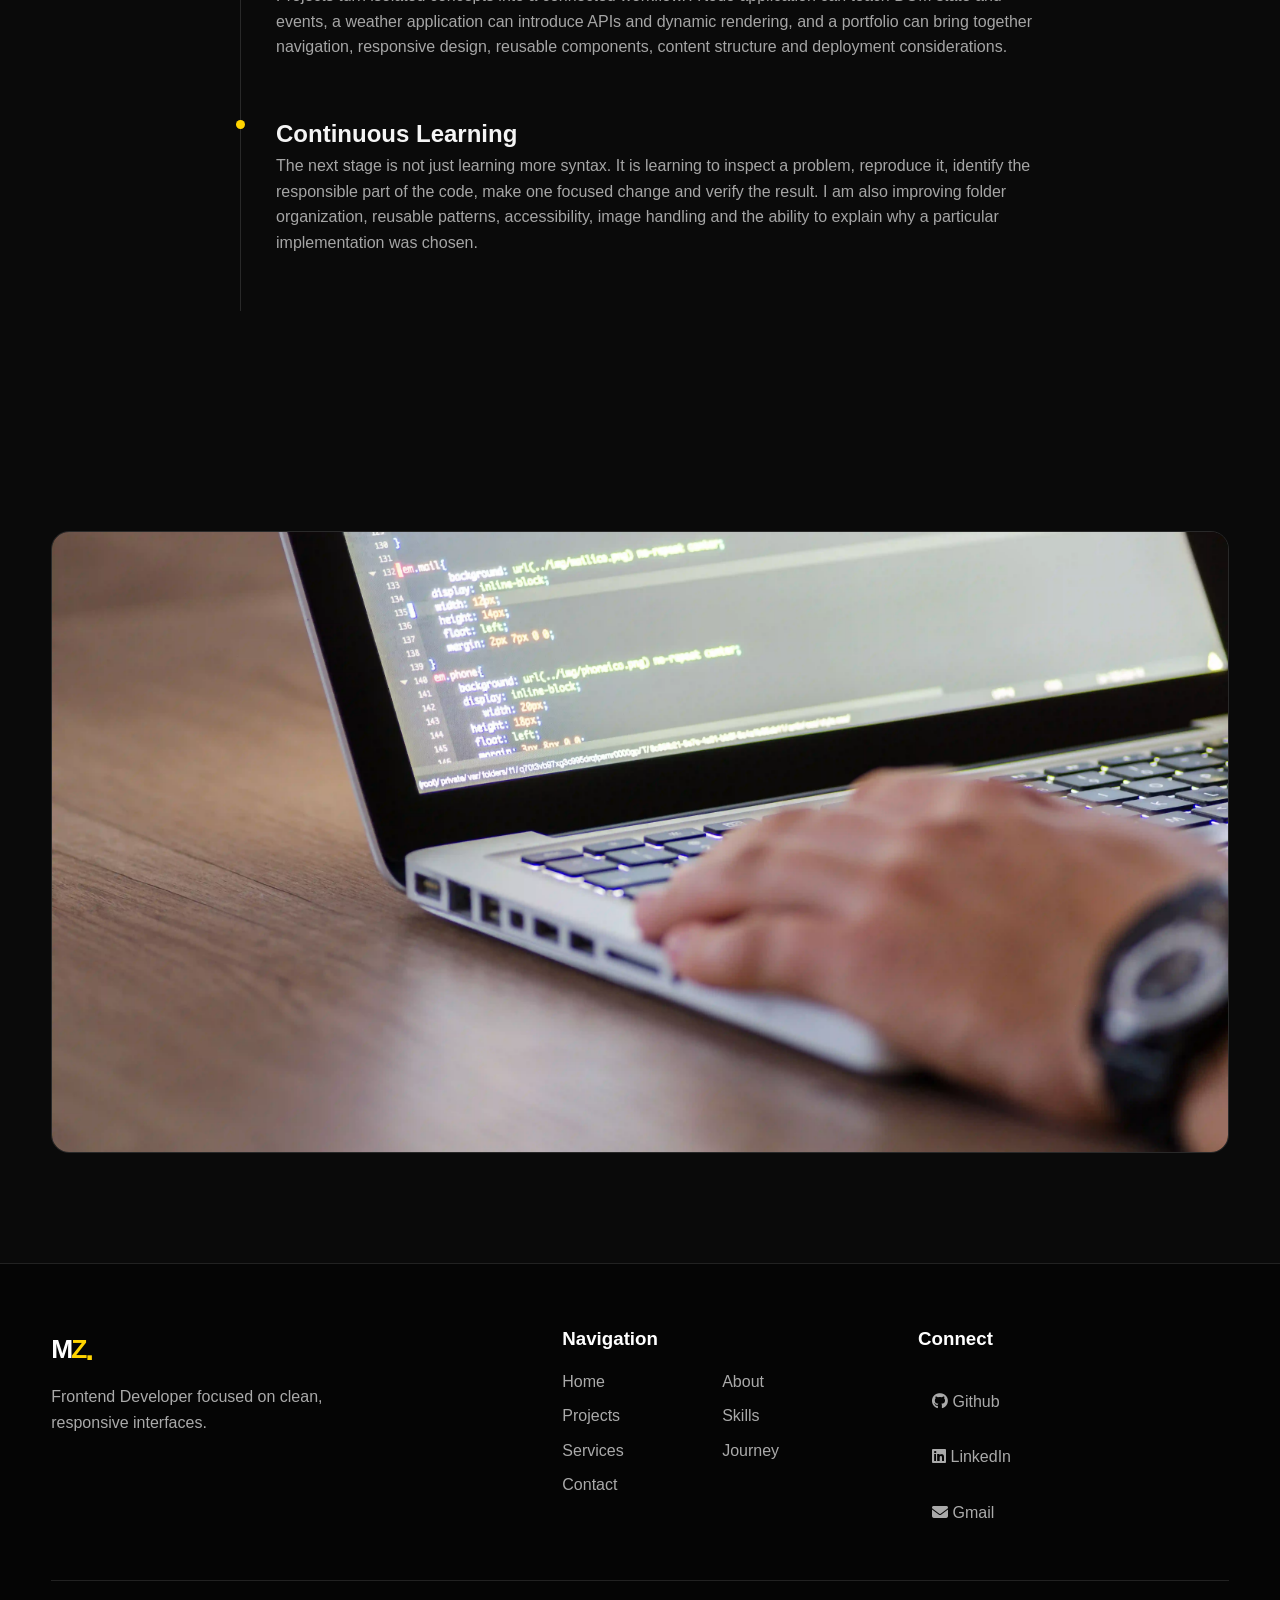
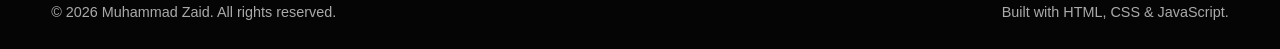
<file: journey.html>
<!DOCTYPE html>
<html lang="en">

<head>
    <link rel="icon" type="image/svg+xml" href="assets/favicon.svg">
    <meta charset="UTF-8">
    <meta name="viewport" content="width=device-width, initial-scale=1.0">
    <meta name="description"
        content="Muhammad Zaid frontend developer journey, covering HTML, CSS, JavaScript, responsive development and practical projects.">
    <meta name="author" content="Muhammad Zaid">
    <meta name="robots" content="index, follow">
    <meta name="theme-color" content="#0a0a0a">
    <link rel="canonical" href="https://portfolio-site-v2-0.vercel.app/journey.html">
    <meta property="og:type" content="website">
    <meta property="og:title" content="Journey | Muhammad Zaid">
    <meta property="og:description"
        content="Muhammad Zaid frontend developer journey, covering HTML, CSS, JavaScript, responsive development and practical projects.">
    <meta property="og:url" content="https://dev-muhammadzaid.github.io/portfolio-site-v2.0/journey.html">
    <meta property="og:image" content="https://portfolio-site-v2-0.vercel.app/assets/images/og-image.webp">
    <meta name="twitter:card" content="summary_large_image">
    <meta name="twitter:title" content="Journey | Muhammad Zaid">
    <meta name="twitter:description"
        content="Muhammad Zaid frontend developer journey, covering HTML, CSS, JavaScript, responsive development and practical projects.">
    <meta name="twitter:image" content="https://portfolio-site-v2-0.vercel.app/assets/images/og-image.webp">
    <title>Journey | Muhammad Zaid</title>
    <link rel="stylesheet" href="css/style.css">
    <link rel="stylesheet" href="css/responsive.css">
    <link rel="stylesheet" href="css/animations.css">
    <link rel="stylesheet" href="https://cdnjs.cloudflare.com/ajax/libs/font-awesome/6.5.1/css/all.min.css">

</head>

<body>
    <header id="site-header" class="site-header"></header>
    <main>
        <section class="page-hero container reveal">
            <p class="eyebrow">MY JOURNEY</p>
            <h1>Learning, building and <span>improving.</span></h1>
            <p class="lead">My learning journey is organized around building increasingly complete interfaces. Each
                stage adds another layer: first understanding how a document is structured, then controlling its
                appearance, then adding behavior, and finally combining everything into projects that need debugging,
                responsive testing and better organization.</p>
        </section>
        <section class="section container reveal">
            <div class="timeline">
                <div>
                    <h2>HTML</h2>
                    <p>HTML was the foundation for understanding how a browser interprets a document. I focused on
                        headings, paragraphs, links, images, lists, forms and semantic sections so that content has a
                        meaningful structure before CSS is added. I also learned that accessibility starts with correct
                        HTML rather than being something added only at the end.</p>
                </div>
                <div>
                    <h2>CSS</h2>
                    <p>CSS became the stage where structure turned into an actual interface. I practiced Flexbox and
                        Grid, sizing, spacing, typography, positioning, borders, backgrounds and responsive rules. The
                        important lesson was not simply memorizing properties, but understanding why an element behaves
                        a certain way and choosing the simplest layout method that solves the problem.</p>
                </div>
                <div>
                    <h2>JavaScript</h2>
                    <p>JavaScript introduced the logic layer of frontend development. I worked with variables,
                        conditions, functions, arrays, objects and events, then connected those concepts to the DOM so a
                        page could respond to user actions. I also started working with APIs and browser features, which
                        made projects more realistic because the interface had to handle changing data and states.</p>
                </div>
                <div>
                    <h2>Responsive Development</h2>
                    <p>Responsive development taught me to stop thinking about one fixed screen size. I test how content
                        wraps, how cards resize, how navigation behaves, how images scale and whether important actions
                        remain easy to reach. When something breaks, I try to identify the actual cause instead of
                        adding random CSS overrides.</p>
                </div>
                <div>
                    <h2>Real Projects</h2>
                    <p>Projects turn isolated concepts into a connected workflow. A todo application can teach DOM state
                        and events, a weather application can introduce APIs and dynamic rendering, and a portfolio can
                        bring together navigation, responsive design, reusable components, content structure and
                        deployment considerations.</p>
                </div>
                <div>
                    <h2>Continuous Learning</h2>
                    <p>The next stage is not just learning more syntax. It is learning to inspect a problem, reproduce
                        it, identify the responsible part of the code, make one focused change and verify the result. I
                        am also improving folder organization, reusable patterns, accessibility, image handling and the
                        ability to explain why a particular implementation was chosen.</p>
                </div>
            </div>
        </section>
        <section class="section container reveal">
            <figure class="wide-media"><img src="assets/images/development/pexels-goumbik-574077-compressed.webp"
                    alt="Frontend development workspace project 2" loading="lazy"></figure>
        </section>
    </main>
    <footer id="site-footer" class="site-footer"></footer><button class="back-top" aria-label="Back to top">↑</button>
    <script src="js/config.js"></script>
    <script src="js/layout.js"></script>
    <script src="js/theme.js"></script>
    <script src="js/main.js"></script>
</body>

</html>
</file>
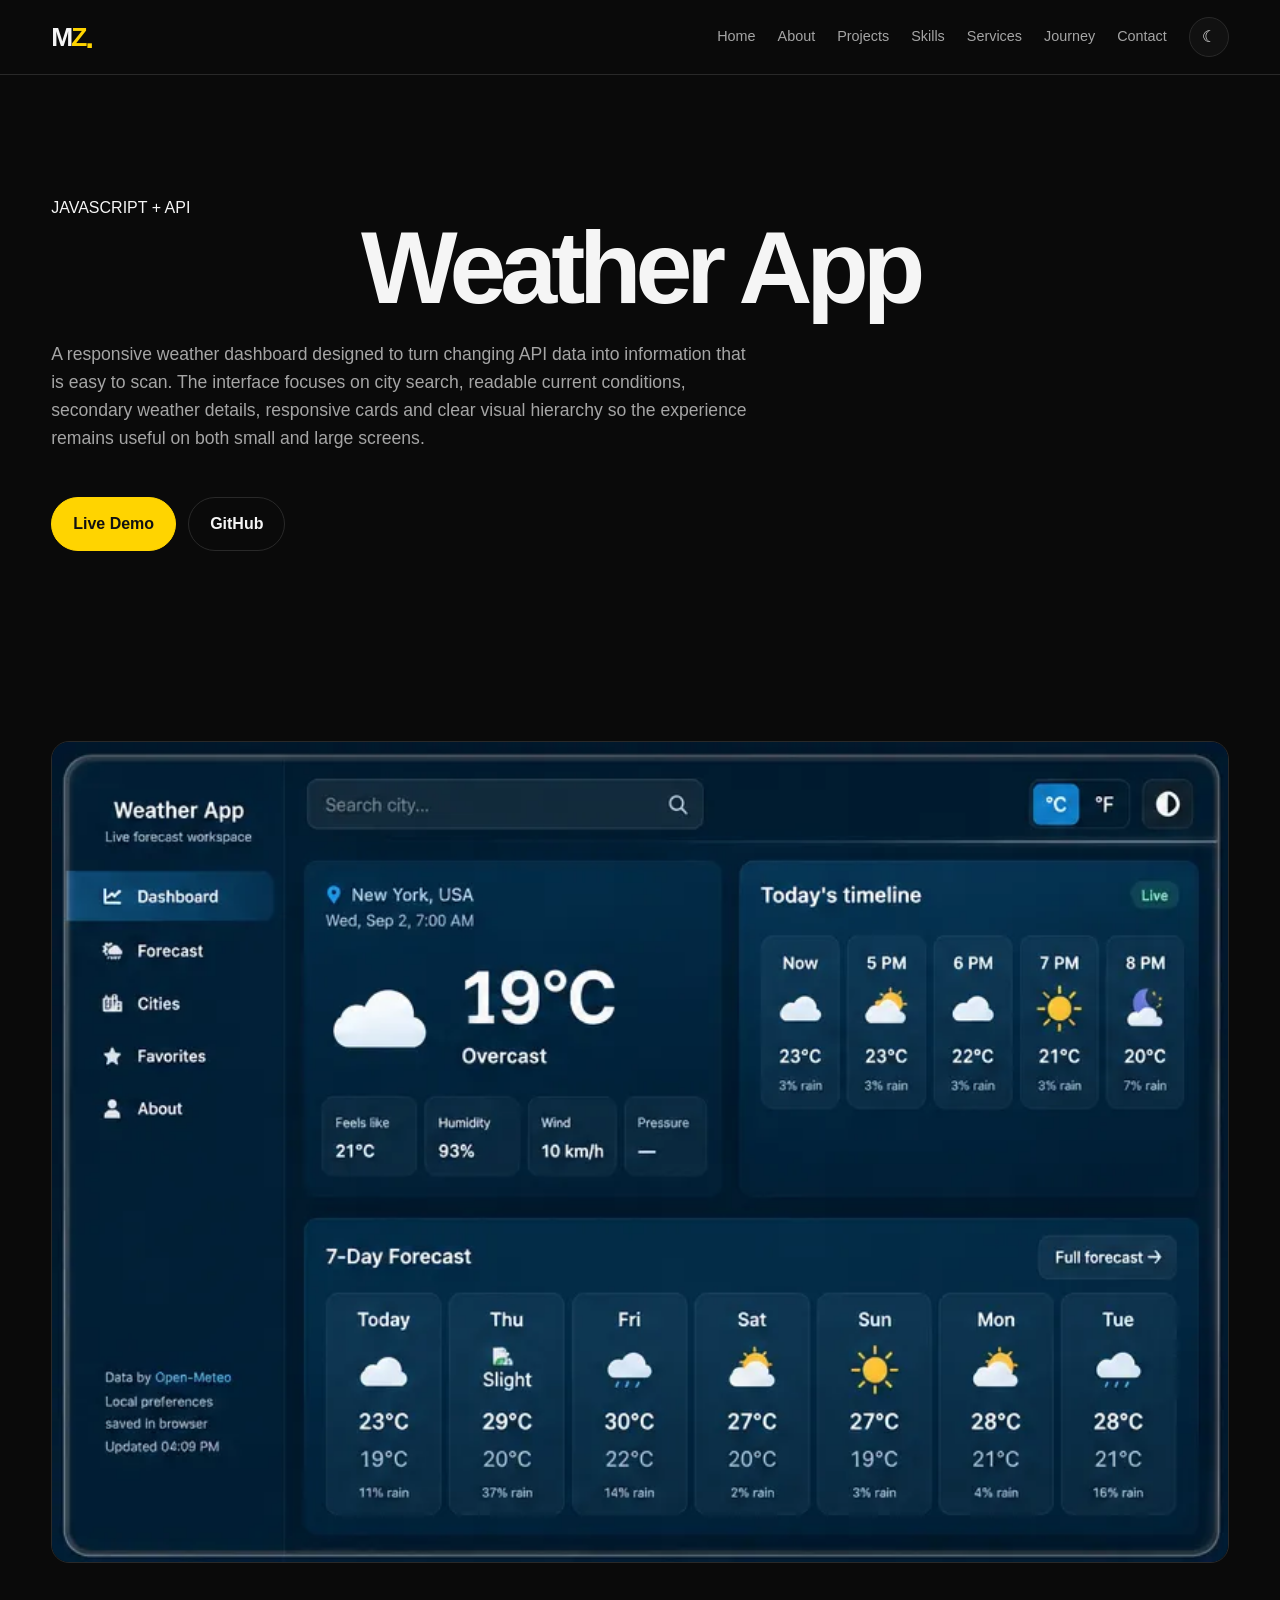
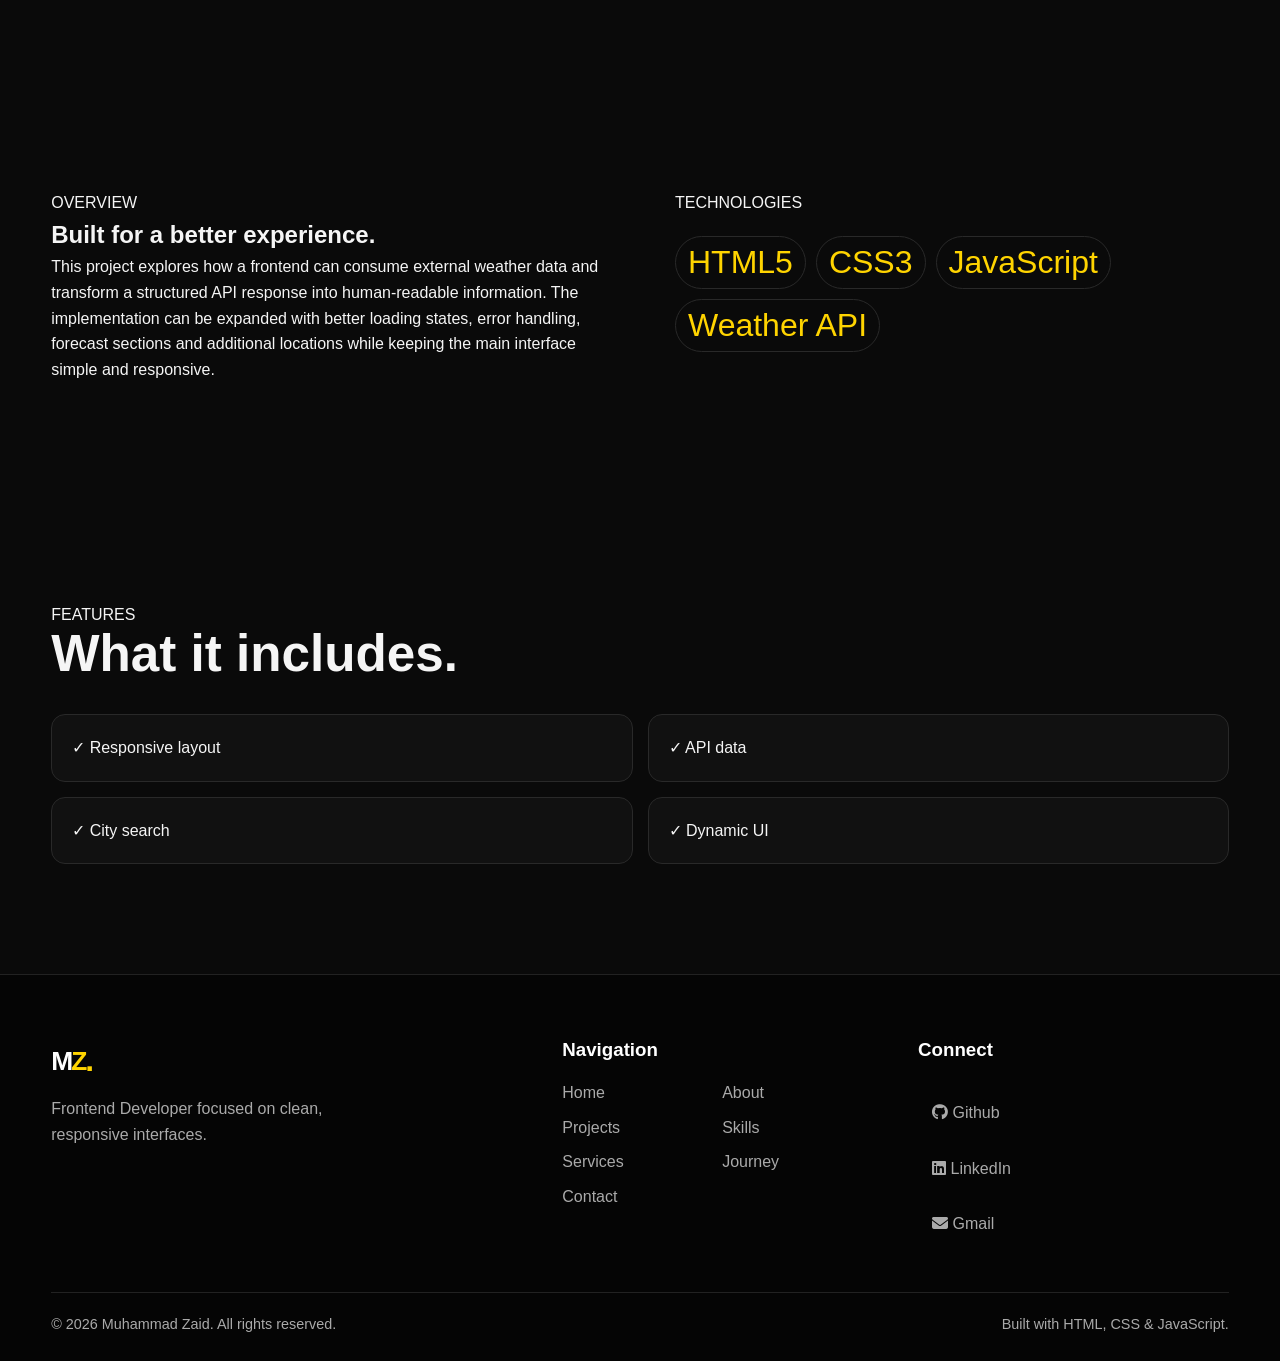
<file: project.html>
<!DOCTYPE html>
<html lang="en">

<head>
    <link rel="icon" type="image/svg+xml" href="assets/favicon.svg">
    <meta charset="UTF-8">
    <meta name="viewport" content="width=device-width, initial-scale=1.0">
    <meta name="description"
        content="Frontend project case study by Muhammad Zaid, including project overview, technologies, features and links.">
    <meta name="author" content="Muhammad Zaid">
    <meta name="robots" content="index, follow">
    <meta name="theme-color" content="#0a0a0a">
    <link rel="canonical" href="https://portfolio-site-v2-0.vercel.app/project.html">
    <meta property="og:type" content="website">
    <meta property="og:title" content="Project Details | Muhammad Zaid">
    <meta property="og:description"
        content="Frontend project case study by Muhammad Zaid, including project overview, technologies, features and links.">
    <meta property="og:url" content="https://dev-muhammadzaid.github.io/portfolio-site-v2.0/project.html">
    <meta property="og:image" content="https://portfolio-site-v2-0.vercel.app/assets/images/og-image.webp">
    <meta name="twitter:card" content="summary_large_image">
    <meta name="twitter:title" content="Project Details | Muhammad Zaid">
    <meta name="twitter:description"
        content="Frontend project case study by Muhammad Zaid, including project overview, technologies, features and links.">
    <meta name="twitter:image" content="https://portfolio-site-v2-0.vercel.app/assets/images/og-image.webp">
    <title>Project Details | Muhammad Zaid</title>
    <link rel="stylesheet" href="css/style.css">
    <link rel="stylesheet" href="css/responsive.css">
    <link rel="stylesheet" href="css/animations.css">
    <link rel="stylesheet" href="https://cdnjs.cloudflare.com/ajax/libs/font-awesome/6.5.1/css/all.min.css">

</head>

<body>
    <header id="site-header" class="site-header"></header>
    <main>
        <section class="page-hero container reveal">
            <p class="eyebrow" id="project-type">PROJECT</p>
            <h1 id="project-title">Project <span>Details.</span></h1>
            <p class="lead" id="project-description">Project details are loading...</p>
            <div class="actions"><a class="btn btn-primary" href="#" id="live-link">Live Demo</a>
                <a
                    class="btn btn-outline" href="#" id="github-link">GitHub</a></div>
        </section>
        <section class="section container reveal"><img class="project-hero-image" id="project-image"
                src="assets/images/projects/project-1-mockup-compressed.webp" alt="Project showcase image project"></section>
        <section class="section container two-column reveal">
            <div>
                <p class="eyebrow">OVERVIEW</p>
                <h2>Built for a better experience.</h2>
                <p id="project-overview"></p>
            </div>
            <div>
                <p class="eyebrow">TECHNOLOGIES</p>
                <div class="tag-list" id="project-tech"></div>
            </div>
        </section>
        <section class="section container reveal">
            <div class="section-heading">
                <div>
                    <p class="eyebrow">FEATURES</p>
                    <h2>What it includes.</h2>
                </div>
            </div>
            <div class="feature-list" id="project-features"></div>
        </section>
    </main>
    <footer id="site-footer" class="site-footer"></footer><button class="back-top" aria-label="Back to top">↑</button>
    <script src="js/config.js"></script>
    <script src="js/layout.js"></script>
    <script src="js/theme.js"></script>
    <script src="js/main.js"></script>
    <script src="js/project.js"></script>
</body>

</html>
</file>
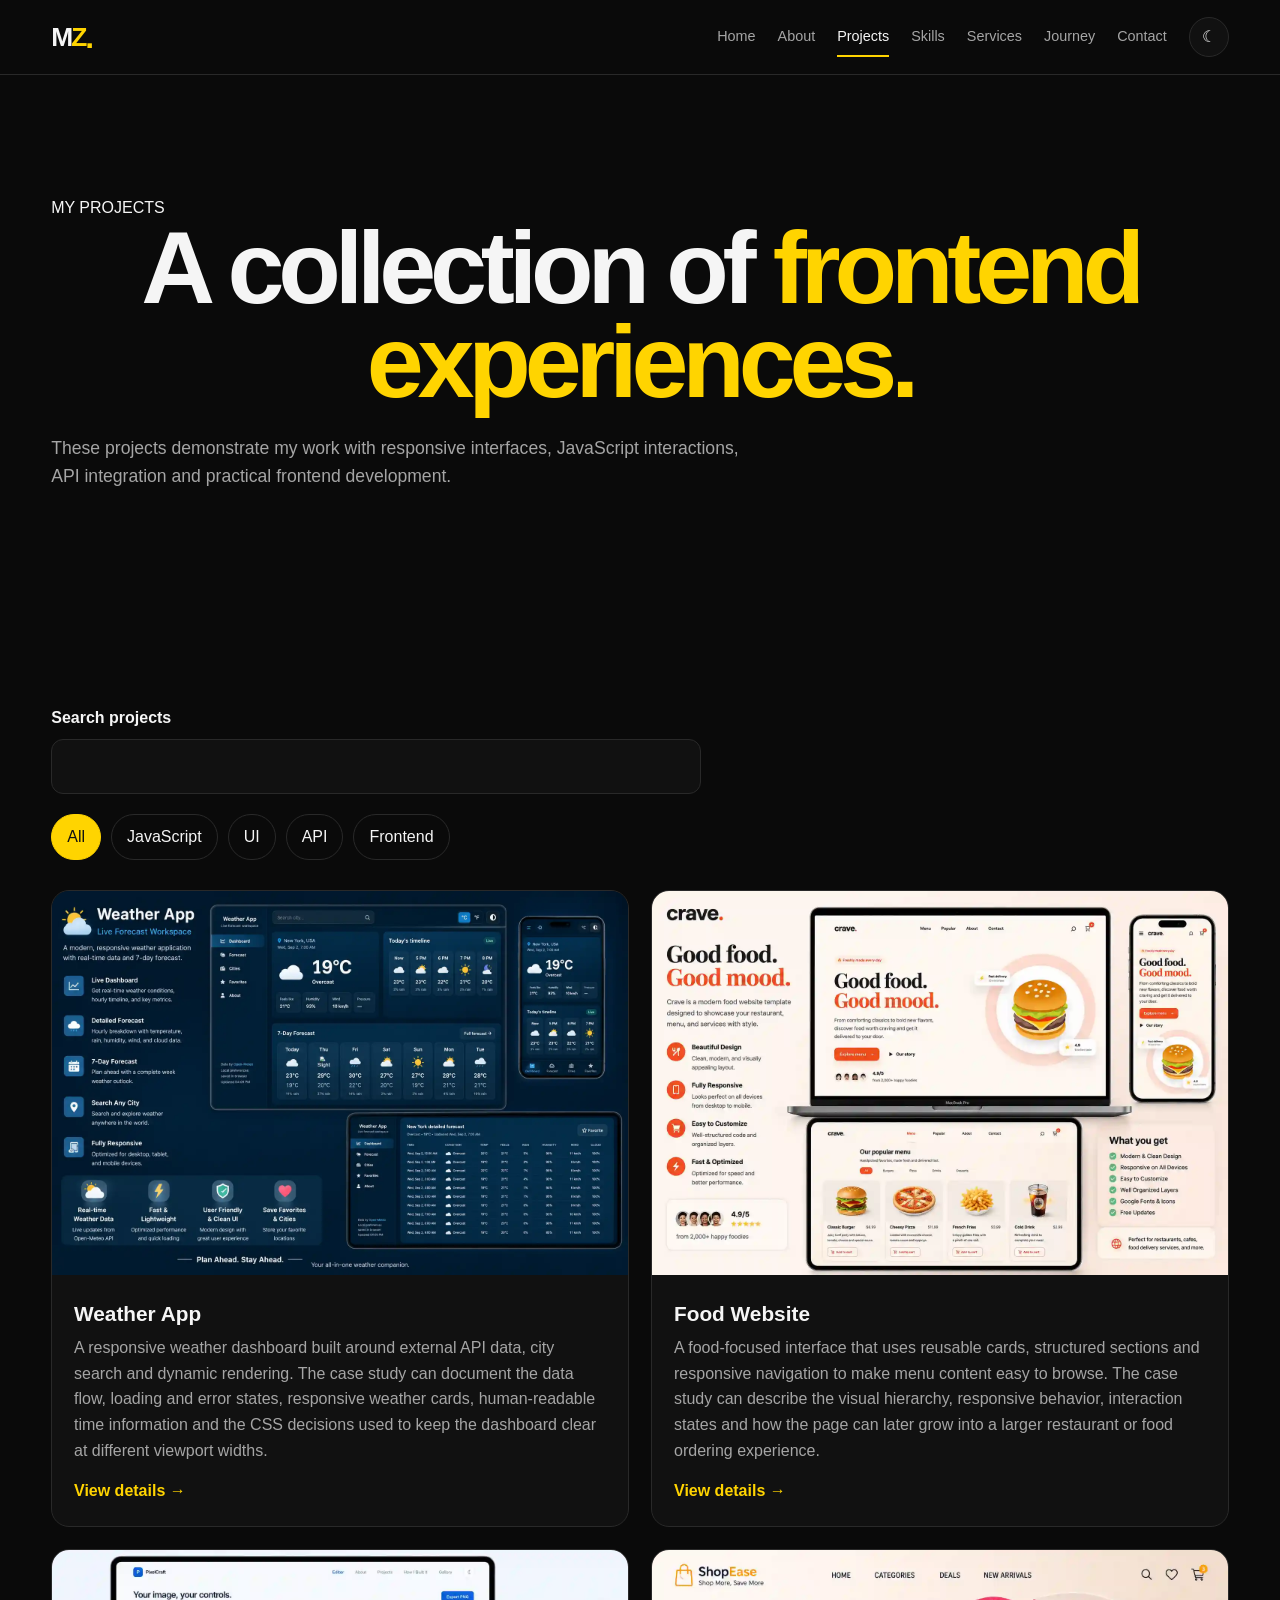
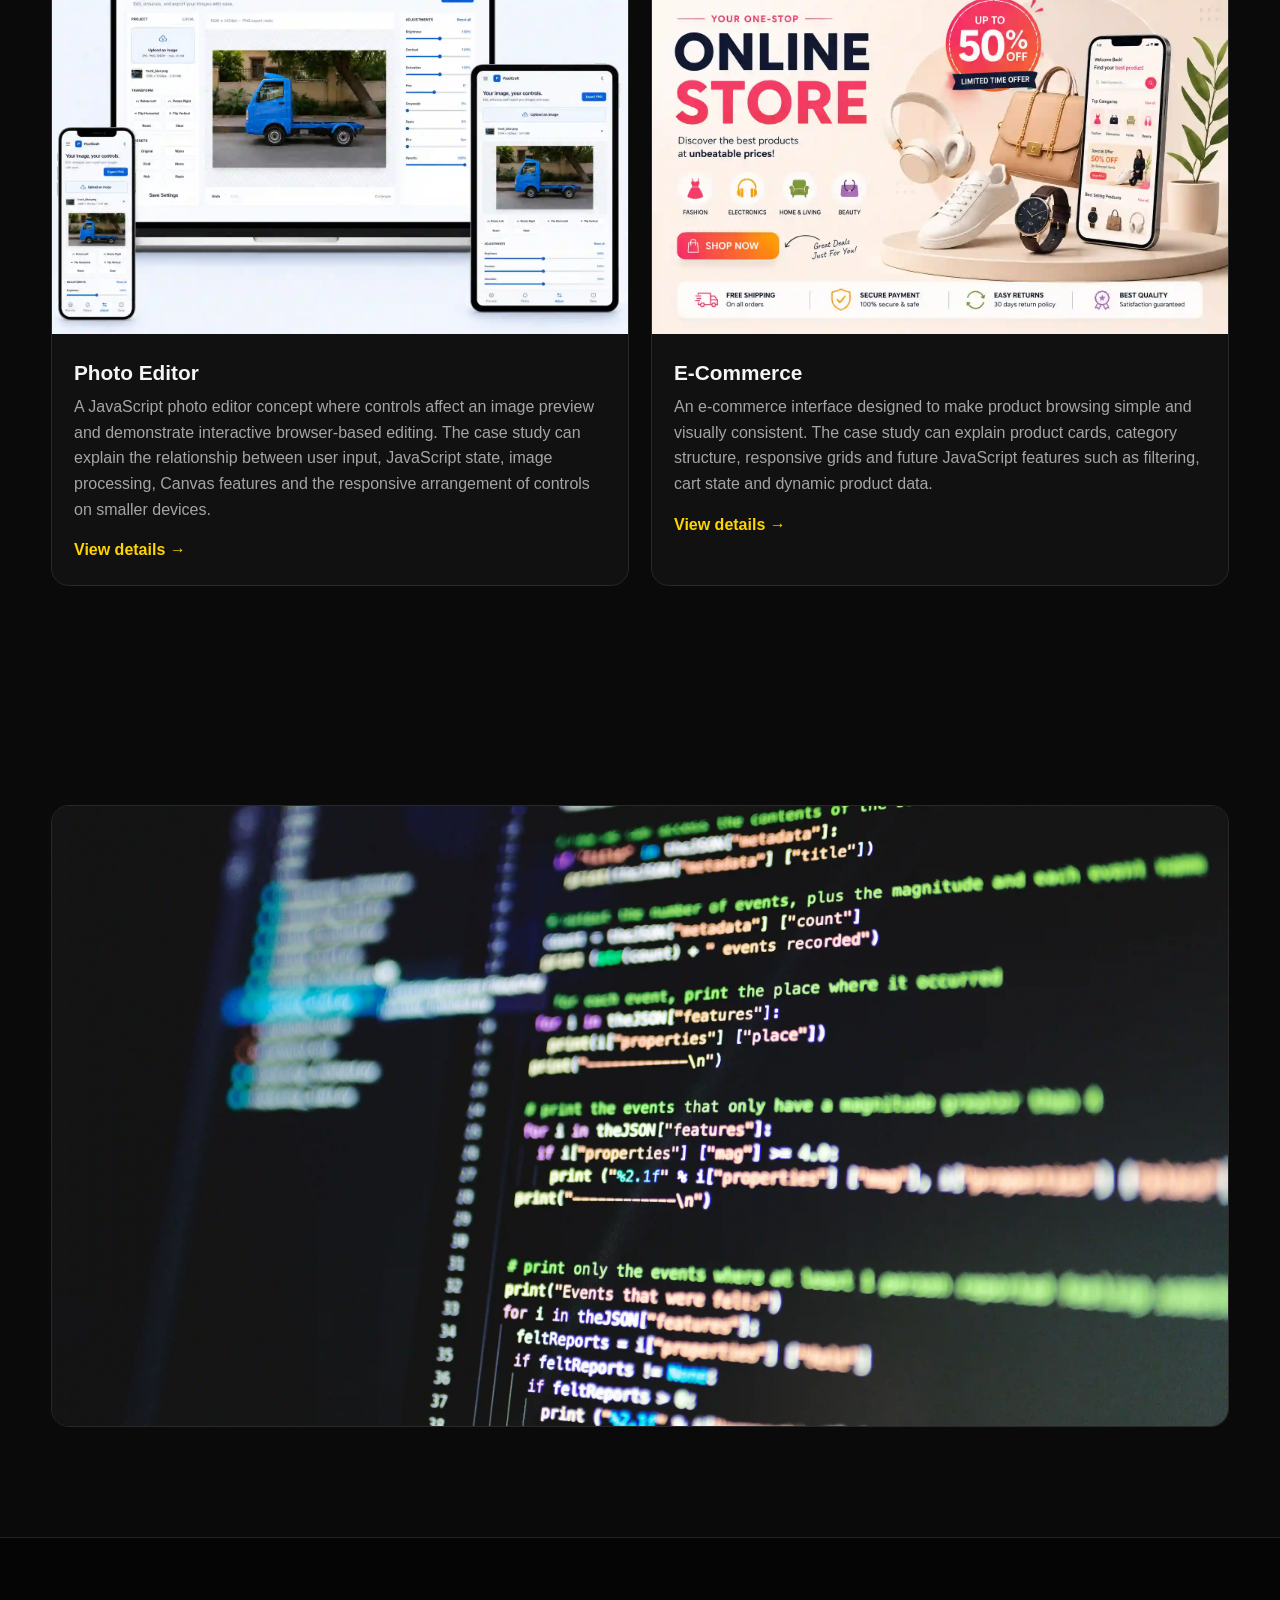
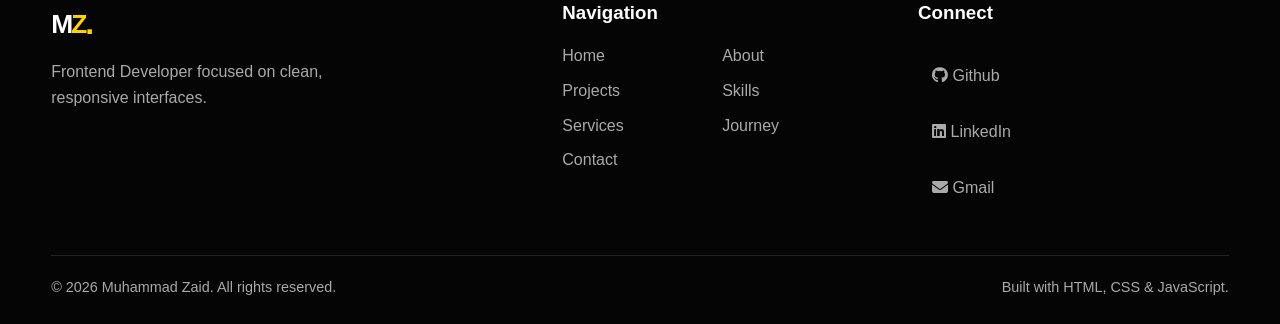
<file: projects.html>
<!DOCTYPE html>
<html lang="en">

<head>
    <link rel="icon" type="image/svg+xml" href="assets/favicon.svg">
    <meta charset="UTF-8">
    <meta name="viewport" content="width=device-width, initial-scale=1.0">
    <meta name="description"
        content="Explore frontend projects by Muhammad Zaid, including weather, food, photo editing and e-commerce interface concepts.">
    <meta name="author" content="Muhammad Zaid">
    <meta name="robots" content="index, follow">
    <meta name="theme-color" content="#0a0a0a">
    <link rel="canonical" href="https://portfolio-site-v2-0.vercel.app/projects.html">
    <meta property="og:type" content="website">
    <meta property="og:title" content="Projects | Muhammad Zaid">
    <meta property="og:description"
        content="Explore frontend projects by Muhammad Zaid, including weather, food, photo editing and e-commerce interface concepts.">
    <meta property="og:url" content="https://dev-muhammadzaid.github.io/portfolio-site-v2.0/projects.html">
    <meta property="og:image" content="https://portfolio-site-v2-0.vercel.app/assets/images/og-image.webp">
    <meta name="twitter:card" content="summary_large_image">
    <meta name="twitter:title" content="Projects | Muhammad Zaid">
    <meta name="twitter:description"
        content="Explore frontend projects by Muhammad Zaid, including weather, food, photo editing and e-commerce interface concepts.">
    <meta name="twitter:image" content="https://portfolio-site-v2-0.vercel.app/assets/images/og-image.webp">
    <title>Projects | Muhammad Zaid</title>
    <link rel="stylesheet" href="css/style.css">
    <link rel="stylesheet" href="css/responsive.css">
    <link rel="stylesheet" href="css/animations.css">
    <link rel="stylesheet" href="https://cdnjs.cloudflare.com/ajax/libs/font-awesome/6.5.1/css/all.min.css">

</head>

<body>
    <header id="site-header" class="site-header"></header>
    <main>
        <section class="page-hero container reveal">
            <p class="eyebrow">MY PROJECTS</p>
            <h1>A collection of <span>frontend experiences.</span></h1>
            <p class="lead">These projects demonstrate my work with responsive interfaces, JavaScript interactions, API
                integration and practical frontend development.</p>
        </section>
        <section class="section container reveal">

            <div class="search-box"><label for="project-search">Search projects</label><input id="project-search"
                    type="search" laceholder="Search by project name..."></div>
                    
            <div class="filters"><button class="filter active" data-filter="all">All</button><button class="filter"
                    data-filter="javascript">JavaScript</button><button class="filter"
                    data-filter="ui">UI</button><button class="filter" data-filter="api">API</button><button
                    class="filter" data-filter="frontend">Frontend</button></div>
            <div class="project-grid project-grid-4 project-gallery">
                <article class="project-card project-item reveal" data-title="weather app"
                    data-tags="javascript api frontend"><a href="project.html?project=weather">
                        <div class="project-image"><img src="assets/images/projects/project-1-mockup-compressed.webp"
                                alt="WEATHER APP project"></div>
                        <div class="project-info">
                            <h3>Weather App</h3>
                            <p>A responsive weather dashboard built around external API data, city search and dynamic
                                rendering. The case study can document the data flow, loading and error states,
                                responsive weather cards, human-readable time information and the CSS decisions used to
                                keep the dashboard clear at different viewport widths.</p><span class="card-link">View
                                details →</span>
                        </div>
                    </a></article>
                <article class="project-card project-item reveal" data-title="food website"
                    data-tags="javascript ui frontend"><a href="project.html?project=food">
                        <div class="project-image"><img src="assets/images/projects/project-2-mockup-compressed.webp"
                                alt="FOOD WEBSITE image project"></div>
                        <div class="project-info">
                            <h3>Food Website</h3>
                            <p>A food-focused interface that uses reusable cards, structured sections and responsive
                                navigation to make menu content easy to browse. The case study can describe the visual
                                hierarchy, responsive behavior, interaction states and how the page can later grow into
                                a larger restaurant or food ordering experience.</p><span class="card-link">View details
                                →</span>
                        </div>
                    </a></article>
                <article class="project-card project-item reveal" data-title="photo editor"
                    data-tags="javascript ui frontend"><a href="project.html?project=photo">
                        <div class="project-image"><img src="assets/images/projects/project-3-mockup.webp"
                                alt="PHOTO EDITOR image project"></div>
                        <div class="project-info">
                            <h3>Photo Editor</h3>
                            <p>A JavaScript photo editor concept where controls affect an image preview and demonstrate
                                interactive browser-based editing. The case study can explain the relationship between
                                user input, JavaScript state, image processing, Canvas features and the responsive
                                arrangement of controls on smaller devices.</p><span class="card-link">View details
                                →</span>
                        </div>
                    </a></article>
                <article class="project-card project-item reveal" data-title="e-commerce" data-tags="ui frontend"><a
                        href="project.html?project=ecommerce">
                        <div class="project-image"><img src="assets/images/projects/project-4-mockup.webp"
                                alt="E-COMMERCE image project"></div>
                        <div class="project-info">
                            <h3>E-Commerce</h3>
                            <p>An e-commerce interface designed to make product browsing simple and visually consistent.
                                The case study can explain product cards, category structure, responsive grids and
                                future JavaScript features such as filtering, cart state and dynamic product data.</p>
                            <span class="card-link">View details →</span>
                        </div>
                    </a></article>
            </div>
            <p class="empty-state" hidden>No projects found.</p>
        </section>
        <section class="section container reveal">
            <figure class="wide-media"><img src="assets/images/development/pexels-nemuel-6424583-compressed.webp"
                    alt="Frontend development workspace project 5" loading="lazy"></figure>
        </section>
    </main>
    <footer id="site-footer" class="site-footer"></footer><button class="back-top" aria-label="Back to top">↑</button>
    <script src="js/config.js"></script>
    <script src="js/layout.js"></script>
    <script src="js/theme.js"></script>
    <script src="js/main.js"></script>
    <script src="js/projects.js"></script>
</body>

</html>
</file>
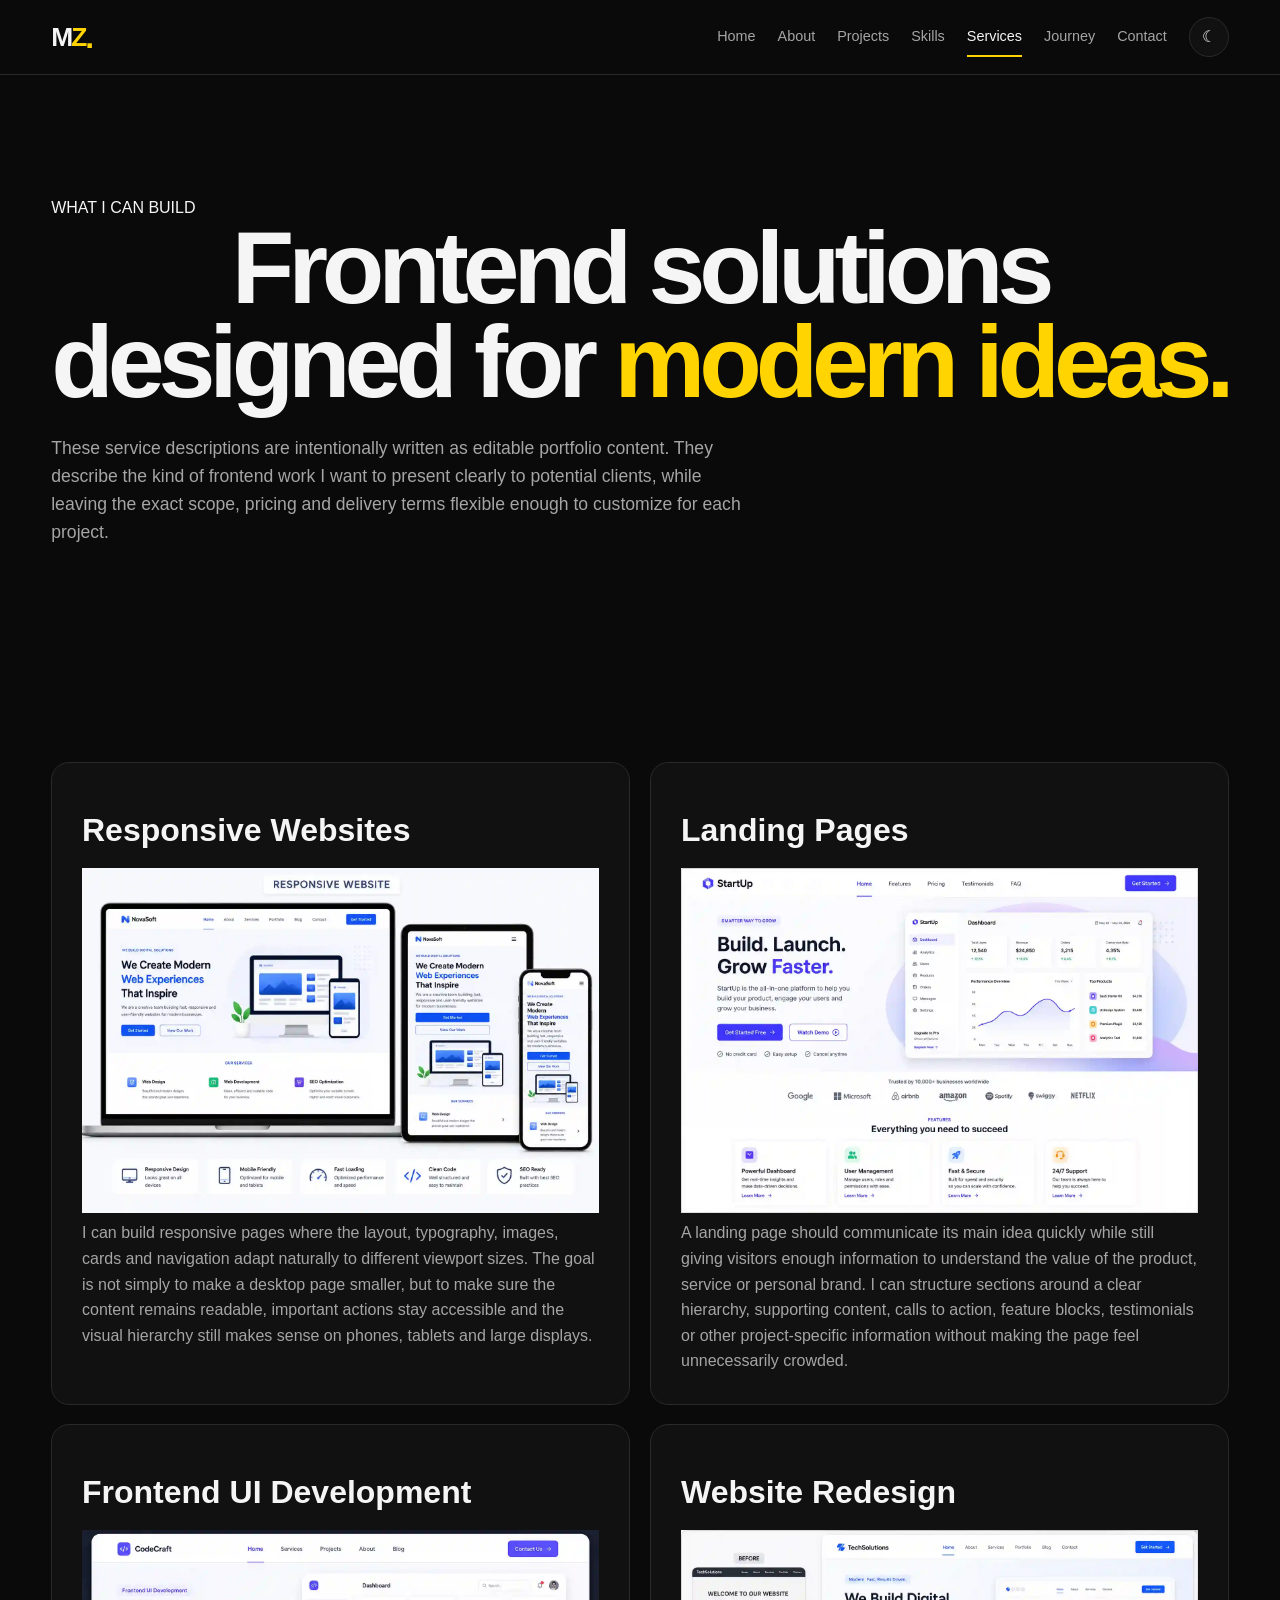
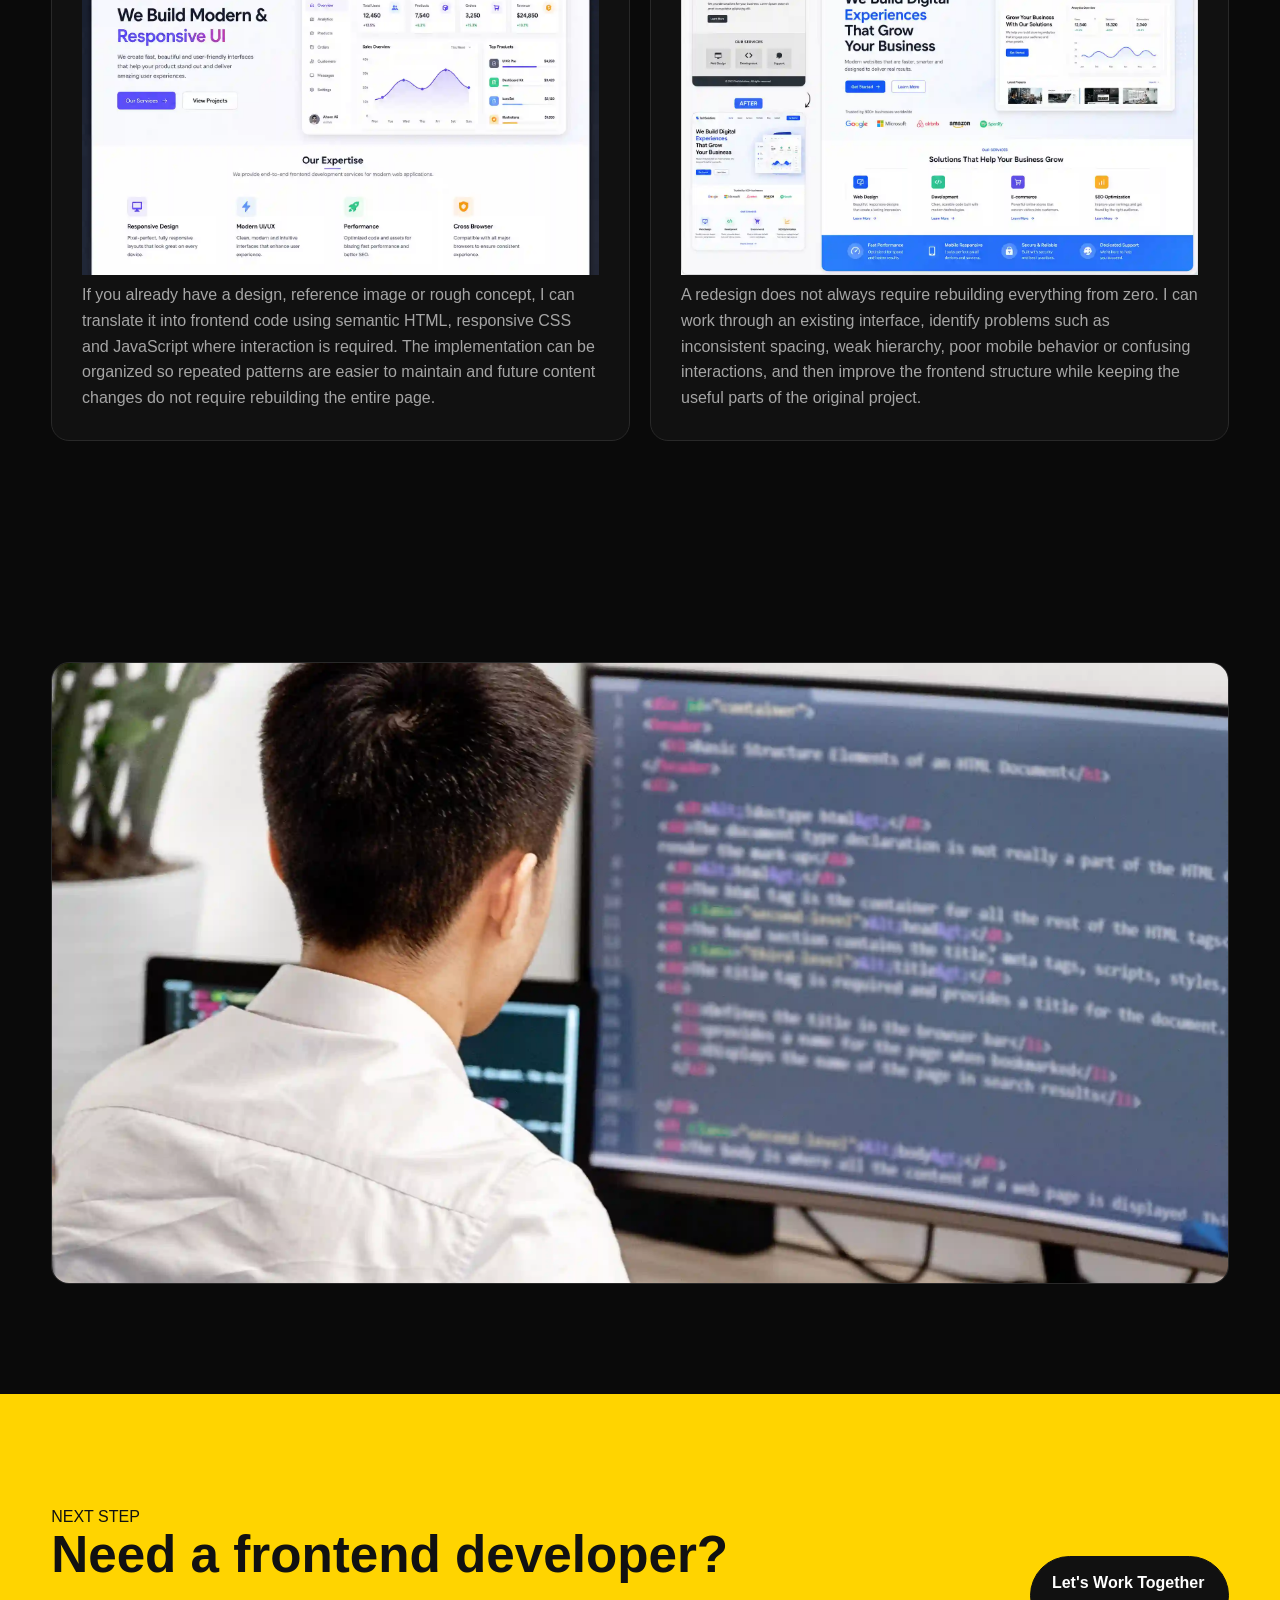
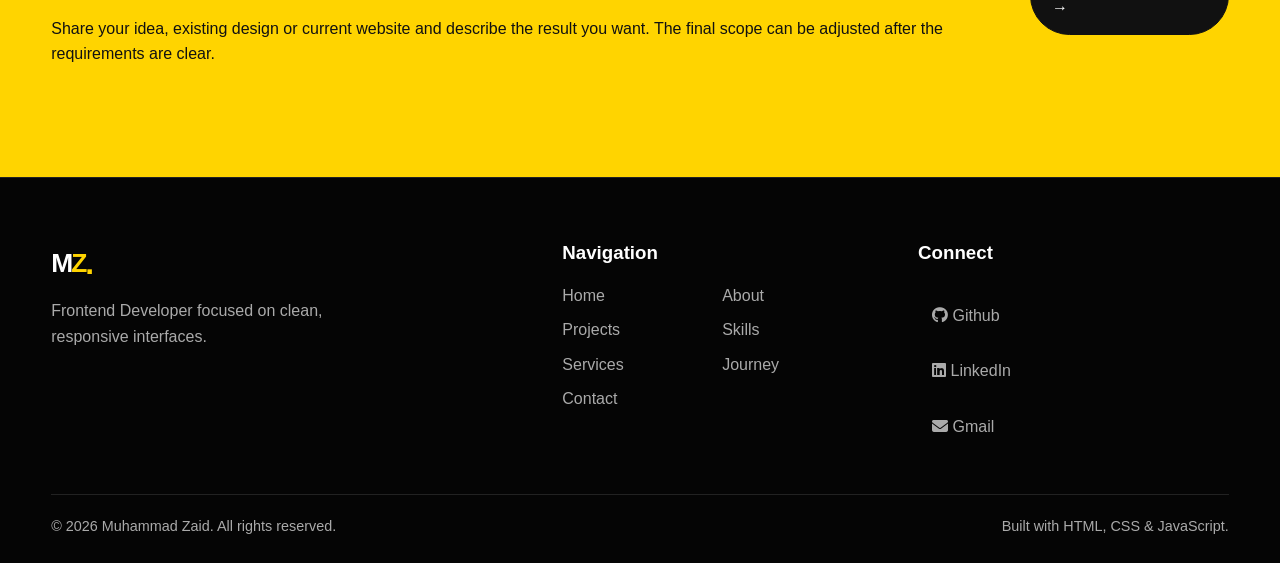
<file: services.html>
<!DOCTYPE html>
<html lang="en">

<head>
    <link rel="icon" type="image/svg+xml" href="assets/favicon.svg">
    <meta charset="UTF-8">
    <meta name="viewport" content="width=device-width, initial-scale=1.0">
    <meta name="description"
        content="Frontend services by Muhammad Zaid, including responsive websites, landing pages, UI development and redesign.">
    <meta name="author" content="Muhammad Zaid">
    <meta name="robots" content="index, follow">
    <meta name="theme-color" content="#0a0a0a">
    <link rel="canonical" href="https://portfolio-site-v2-0.vercel.app/services.html">
    <meta property="og:type" content="website">
    <meta property="og:title" content="Services | Muhammad Zaid">
    <meta property="og:description"
        content="Frontend services by Muhammad Zaid, including responsive websites, landing pages, UI development and redesign.">
    <meta property="og:url" content="https://dev-muhammadzaid.github.io/portfolio-site-v2.0/services.html">
    <meta property="og:image" content="https://portfolio-site-v2-0.vercel.app/assets/images/og-image.webp">
    <meta name="twitter:card" content="summary_large_image">
    <meta name="twitter:title" content="Services | Muhammad Zaid">
    <meta name="twitter:description"
        content="Frontend services by Muhammad Zaid, including responsive websites, landing pages, UI development and redesign.">
    <meta name="twitter:image" content="https://portfolio-site-v2-0.vercel.app/assets/images/og-image.webp">
    <title>Services | Muhammad Zaid</title>
    <link rel="stylesheet" href="css/style.css">
    <link rel="stylesheet" href="css/responsive.css">
    <link rel="stylesheet" href="css/animations.css">
    <link rel="stylesheet" href="https://cdnjs.cloudflare.com/ajax/libs/font-awesome/6.5.1/css/all.min.css">

</head>

<body>
    <header id="site-header" class="site-header"></header>
    <main>
        <section class="page-hero container reveal">
            <p class="eyebrow">WHAT I CAN BUILD</p>
            <h1>Frontend solutions designed for <span>modern ideas.</span></h1>
            <p class="lead">These service descriptions are intentionally written as editable portfolio content. They
                describe the kind of frontend work I want to present clearly to potential clients, while leaving the
                exact scope, pricing and delivery terms flexible enough to customize for each project.</p>
        </section>
        <section class="section container reveal">
            <div class="service-grid">
                <article class="service-card">
                    <h2>Responsive Websites</h2>
                    <img src="assets/images/services/Responsive-website01.webp" alt="Responsive Websites Service">
                    <p>I can build responsive pages where the layout, typography, images, cards and navigation adapt
                        naturally to different viewport sizes. The goal is not simply to make a desktop page smaller,
                        but to make sure the content remains readable, important actions stay accessible and the visual
                        hierarchy still makes sense on phones, tablets and large displays.</p>
                </article>
                <article class="service-card">
                    <h2>Landing Pages</h2>
                    <img src="assets/images/services/landing-page02.webp" alt="Landing Pages Service">
                    <p>A landing page should communicate its main idea quickly while still giving visitors enough
                        information to understand the value of the product, service or personal brand. I can structure
                        sections around a clear hierarchy, supporting content, calls to action, feature blocks,
                        testimonials or other project-specific information without making the page feel unnecessarily
                        crowded.</p>
                </article>
                <article class="service-card">
                    <h2>Frontend UI Development</h2>
                    <img src="assets/images/services/Modren-UI03.webp" alt="Frontend UI Development Service">
                    <p>If you already have a design, reference image or rough concept, I can translate it into frontend
                        code using semantic HTML, responsive CSS and JavaScript where interaction is required. The
                        implementation can be organized so repeated patterns are easier to maintain and future content
                        changes do not require rebuilding the entire page.</p>
                </article>
                <article class="service-card">
                    <h2>Website Redesign</h2>
                    <img src="assets/images/services/website-redesign04.webp" alt="Website Redesign Service">
                    <p>A redesign does not always require rebuilding everything from zero. I can work through an
                        existing interface, identify problems such as inconsistent spacing, weak hierarchy, poor mobile
                        behavior or confusing interactions, and then improve the frontend structure while keeping the
                        useful parts of the original project.</p>
                </article>
            </div>
        </section>

        <section class="section container reveal">
            <figure class="wide-media"><img src="assets/images/development/pexels-mikhail-nilov-7988081-compressed.webp"
                    alt="Frontend development workspace project 3" loading="lazy"></figure>
        </section>


        <section class="section section-accent reveal">
            <div class="container cta">
                <div>
                    <p class="eyebrow">NEXT STEP</p>
                    <h2>Need a frontend developer?</h2>
                    <p>Share your idea, existing design or current website and describe the result you want. The final
                        scope can be adjusted after the requirements are clear.</p>
                </div><a class="btn btn-dark" href="contact.html">Let's Work Together →</a>
            </div>
        </section>
        
    </main>
    <footer id="site-footer" class="site-footer"></footer><button class="back-top" aria-label="Back to top">↑</button>
    <script src="js/config.js"></script>
    <script src="js/layout.js"></script>
    <script src="js/theme.js"></script>
    <script src="js/main.js"></script>
</body>

</html>
</file>
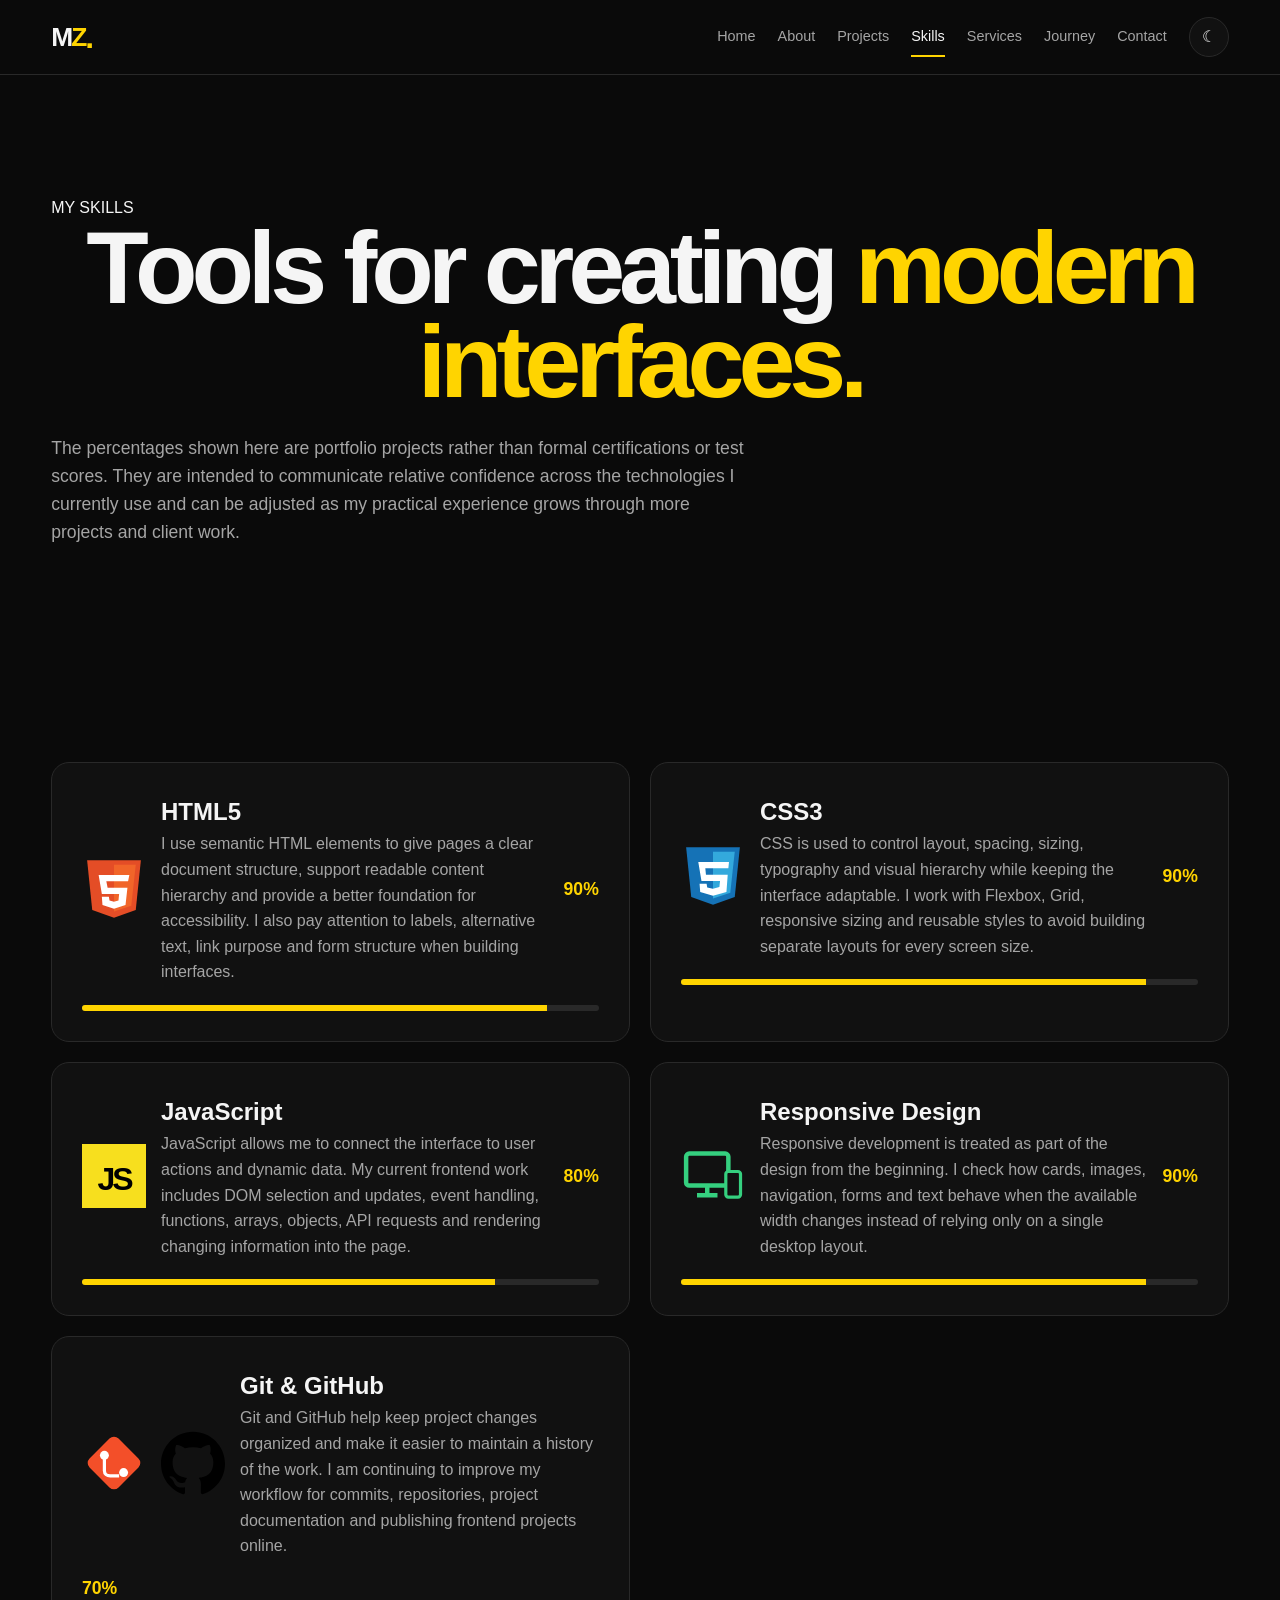
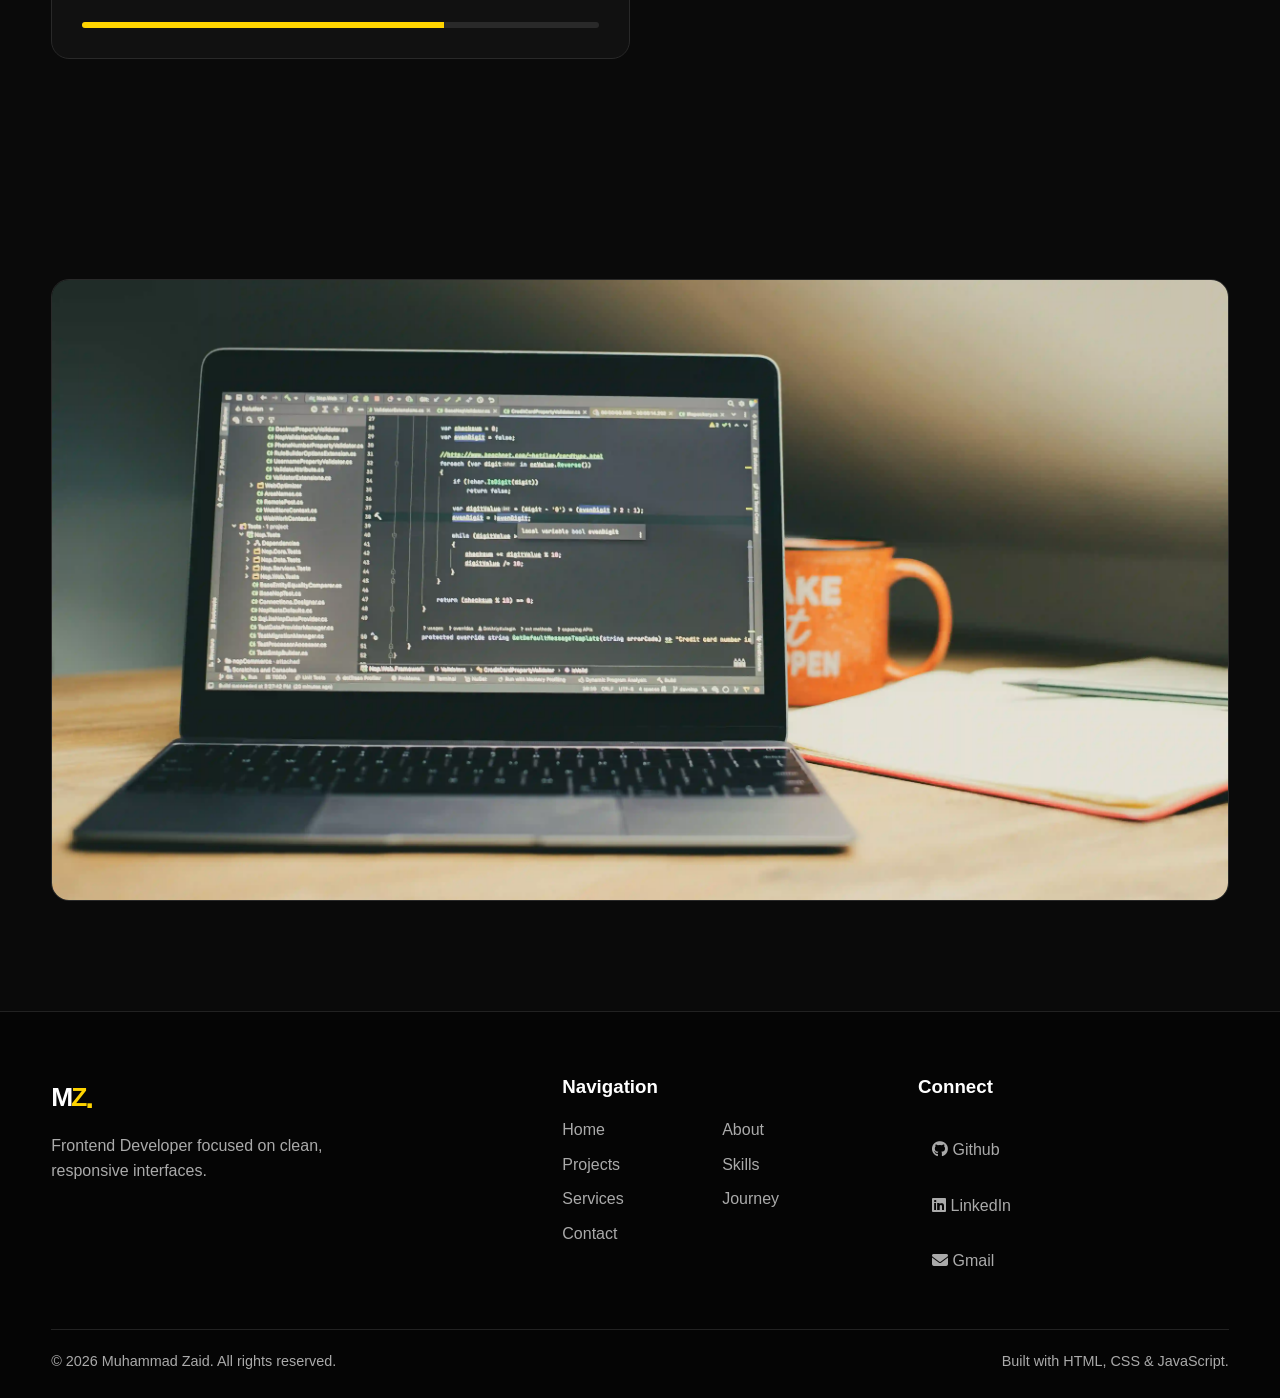
<file: skills.html>
<!DOCTYPE html>
<html lang="en">

<head>
    <link rel="icon" type="image/svg+xml" href="assets/favicon.svg">
    <meta charset="UTF-8">
    <meta name="viewport" content="width=device-width, initial-scale=1.0">
    <meta name="description"
        content="Frontend development skills of Muhammad Zaid, including HTML5, CSS3, JavaScript, responsive design and Git.">
    <meta name="author" content="Muhammad Zaid">
    <meta name="robots" content="index, follow">
    <meta name="theme-color" content="#0a0a0a">
    <link rel="canonical" href="https://portfolio-site-v2-0.vercel.app/skills.html">
    <meta property="og:type" content="website">
    <meta property="og:title" content="Skills | Muhammad Zaid">
    <meta property="og:description"
        content="Frontend development skills of Muhammad Zaid, including HTML5, CSS3, JavaScript, responsive design and Git.">
    <meta property="og:url" content="https://dev-muhammadzaid.github.io/portfolio-site-v2.0/skills.html">
    <meta property="og:image" content="https://portfolio-site-v2-0.vercel.app/assets/images/og-image.webp">
    <meta name="twitter:card" content="summary_large_image">
    <meta name="twitter:title" content="Skills | Muhammad Zaid">
    <meta name="twitter:description"
        content="Frontend development skills of Muhammad Zaid, including HTML5, CSS3, JavaScript, responsive design and Git.">
    <meta name="twitter:image" content="https://portfolio-site-v2-0.vercel.app/assets/images/og-image.webp">
    <title>Skills | Muhammad Zaid</title>
    <link rel="stylesheet" href="css/style.css">
    <link rel="stylesheet" href="css/responsive.css">
    <link rel="stylesheet" href="css/animations.css">
    <link rel="stylesheet" href="https://cdnjs.cloudflare.com/ajax/libs/font-awesome/6.5.1/css/all.min.css">

</head>

<body>
    <header id="site-header" class="site-header"></header>
    <main>
        <section class="page-hero container reveal">
            <p class="eyebrow">MY SKILLS</p>
            <h1>Tools for creating <span>modern interfaces.</span></h1>
            <p class="lead">The percentages shown here are portfolio projects rather than formal certifications or
                test scores. They are intended to communicate relative confidence across the technologies I currently
                use and can be adjusted as my practical experience grows through more projects and client work.</p>
        </section>
        <section class="section container reveal">
            <div class="skill-grid">
                <article class="skill-card">
                    <div class="skill-top"><img src="assets/icons/html.svg" alt="HTML icon project">
                        <div>
                            <h3>HTML5</h3>
                            <p>I use semantic HTML elements to give pages a clear document structure, support readable
                                content hierarchy and provide a better foundation for accessibility. I also pay
                                attention to labels, alternative text, link purpose and form structure when building
                                interfaces.</p>
                        </div><b>90%</b>
                    </div>
                    <div class="skill-bar"><i style="--level:90%"></i></div>
                </article>
                <article class="skill-card">
                    <div class="skill-top"><img src="assets/icons/css.svg" alt="CSS icon project">
                        <div>
                            <h3>CSS3</h3>
                            <p>CSS is used to control layout, spacing, sizing, typography and visual hierarchy while
                                keeping the interface adaptable. I work with Flexbox, Grid, responsive sizing and
                                reusable styles to avoid building separate layouts for every screen size.</p>
                        </div><b>90%</b>
                    </div>
                    <div class="skill-bar"><i style="--level:90%"></i></div>
                </article>
                <article class="skill-card">
                    <div class="skill-top"><img src="assets/icons/js.svg" alt="JavaScript icon project">
                        <div>
                            <h3>JavaScript</h3>
                            <p>JavaScript allows me to connect the interface to user actions and dynamic data. My
                                current frontend work includes DOM selection and updates, event handling, functions,
                                arrays, objects, API requests and rendering changing information into the page.</p>
                        </div><b>80%</b>
                    </div>
                    <div class="skill-bar"><i style="--level:80%"></i></div>
                </article>
                <article class="skill-card">
                    <div class="skill-top"><img src="assets/icons/responsive.svg"
                            alt="Responsive design icon project">
                        <div>
                            <h3>Responsive Design</h3>
                            <p>Responsive development is treated as part of the design from the beginning. I check how
                                cards, images, navigation, forms and text behave when the available width changes
                                instead of relying only on a single desktop layout.</p>
                        </div><b>90%</b>
                    </div>
                    <div class="skill-bar"><i style="--level:90%"></i></div>
                </article>
                <article class="skill-card">
                    <div class="skill-top">
                    <img src="assets/icons/git.svg" alt="Git icon project">
                    <img src="assets/icons/github.svg" alt="Github icon project">

                        <div>
                            <h3>Git & GitHub</h3>
                            <p>Git and GitHub help keep project changes organized and make it easier to maintain a
                                history of the work. I am continuing to improve my workflow for commits, repositories,
                                project documentation and publishing frontend projects online.</p>
                        </div><b>70%</b>
                    </div>
                    <div class="skill-bar"><i style="--level:70%"></i></div>
                </article>
               
            </div>
        </section>
        <section class="section container reveal">
            <figure class="wide-media"><img src="assets/images/development/pexels-dkomov-34804002-compressed.webp"
                    alt="Frontend development workspace project 4" loading="lazy"></figure>
        </section>
    </main>
    <footer id="site-footer" class="site-footer"></footer><button class="back-top" aria-label="Back to top">↑</button>
    <script src="js/config.js"></script>
    <script src="js/layout.js"></script>
    <script src="js/theme.js"></script>
    <script src="js/main.js"></script>
</body>

</html>
</file>
<file: css/style.css>
:root {
    --bg: #0a0a0a;
    --surface: #111;
    --surface2: #181818;
    --text: #f5f5f5;
    --muted: #a5a5a5;
    --line: #292929;
    --accent: #ffd400;
    --max: 1180px;
    --radius: 18px
}

* {
    box-sizing: border-box;
    margin: 0;
    padding: 0
}

html {
    scroll-behavior: smooth
}

body {
    font-family: Arial, Helvetica, sans-serif;
    background: var(--bg);
    color: var(--text);
    line-height: 1.6
}

body.light {
    --bg: #f7f7f2;
    --surface: #fff;
    --surface2: #eee;
    --text: #111;
    --muted: #555;
    --line: #d7d7d0
}

a {
    color: inherit;
    text-decoration: none
}

button,
input,
textarea {
    font: inherit
}

.container {
    width: min(92%, var(--max));
    margin: auto
}

.muted-copy,
.project-info p,
.service-card p,
.skill-card p,
.timeline p,
.content-narrow,
.profile-description {
    color: var(--muted)
}

.site-header {
    position: sticky;
    top: 0;
    z-index: 50;
    background: var(--bg);
    border-bottom: 1px solid var(--line)
}

.navbar {
    min-height: 74px;
    display: flex;
    align-items: center;
    justify-content: space-between;
    gap: 25px
}

.logo {
    display: inline-flex;
    align-items: center;
    font-size: 1.65rem;
    font-weight: 900;
    letter-spacing: -2px
}

.logo span {
    color: var(--accent)
}

.logo b {
    color: var(--accent);
    font-size: 1.2em
}

.nav-links {
    display: flex;
    align-items: center;
    gap: 22px
}

.nav-links a {
    font-size: .9rem;
    color: var(--muted)
}

.nav-links a:hover,
.nav-links a.active {
    color: var(--text)
}

.nav-links a.active {
    position: relative
}

.nav-links a.active:after {
    content: "";
    position: absolute;
    left: 0;
    right: 0;
    bottom: -8px;
    height: 2px;
    background: var(--accent)
}

.theme-toggle,
.menu-toggle {
    border: 1px solid var(--line);
    background: var(--surface);
    color: var(--text);
    width: 40px;
    height: 40px;
    border-radius: 50%;
    cursor: pointer
}

.menu-toggle {
    display: none;
    border-radius: 10px
}

.hero {
    min-height: calc(100vh - 74px);
    display: grid;
    grid-template-columns: 1.2fr .8fr;
    align-items: center;
    gap: 60px
}

.hero h1,
.page-hero h1 {
    font-size: clamp(3.2rem, 8vw, 7rem);
    line-height: .92;
    letter-spacing: -.06em
}

.hero h1 span,
.page-hero h1 span {
    color: var(--accent)
}

.lead {
    font-size: 1.1rem;
    color: var(--muted);
    margin: 25px 0;
    max-width: 700px
}

.actions {
    display: flex;
    gap: 12px;
    flex-wrap: wrap
}

.btn {
    display: inline-flex;
    align-items: center;
    justify-content: flex-start;
    padding: 13px 21px;
    border-radius: 999px;
    border: 1px solid var(--line);
    font-weight: 800;
    transition: .25s;
    margin-top: 20px;
}

.btn-primary {
    background: var(--accent);
    color: #111;
    border-color: var(--accent)
}

.btn-outline {
    background: transparent
}

.btn-dark {
    background: #111;
    color: #fff;
    border-color: #111
}

.btn:hover {
    transform: translateY(-3px);
    box-shadow: 0 10px 30px #0004
}

.hero-visual {
    display: grid;
    place-items: center
}

.visual-card {
    width: min(100%, 430px);
    aspect-ratio: 1;
    display: grid;
    place-items: center;
    overflow: hidden
}

.hero-visual img {
    display: block;
    /* width: 400px !important; */
    max-width: 100%;
    height: auto;
    object-fit: contain
}

.section {
    padding: 110px 0
}

.section-dark {
    background: var(--surface)
}

.section-accent {
    background: var(--accent);
    color: #111
}

.section-heading {
    /* display: flex;
    align-items: end;
    justify-content: space-between;
    flex-direction: column;
    gap: 20px; */
    margin-bottom: 35px
}

.section-heading h2,
.cta h2 {
    font-size: clamp(2rem, 4vw, 4rem);
    line-height: 1;
    margin-bottom: 35px
}

.project-grid {
    display: grid;
    grid-template-columns: repeat(2, 1fr);
    gap: 22px
}

.project-grid-4 {
    grid-template-columns: repeat(2, 1fr)
}

.project-card,
.skill-card,
.service-card,
.price-card,
.process-grid>div {
    background: var(--surface);
    border: 1px solid var(--line);
    border-radius: var(--radius);
    overflow: hidden;
    transition: .3s
}

.project-card:hover,
.skill-card:hover,
.service-card:hover,
.price-card:hover,
.process-grid>div:hover {
    transform: translateY(-6px);
    border-color: #555
}



.code-image{
    width: 100%;
}
.code-image img{
    object-fit: 1/1;
    width: 100%;
}
.project-image {
    /* aspect-ratio: 16/10; */
    overflow: hidden;
    background: var(--surface2)
}

.project-image img {
    width: 100%;
    height: 100%;
    display: block;
    object-fit: contain
}

.project-info {
    padding: 22px
}

.project-info h3 {
    font-size: 1.3rem;
    margin-bottom: 5px
}

.card-link {
    display: inline-block;
    margin-top: 15px;
    color: var(--accent);
    font-weight: 700
}

.profile-gallery,
.developer-profile {
    display: grid;
    grid-template-columns: .8fr 1.2fr;
    gap: 35px;
    align-items: center
}
h1{
      text-align: center;
    }
    .gallery{
      display: flex;
      margin: auto;
      gap: 20px;
      overflow-x: auto;
      padding: 60px;
      scroll-behavior: smooth;
      scrollbar-width: none;
    }
    .gallery-item{
      position: relative;
      flex: 0 0 280px;
      height: 400px;
      border-radius: 15px;
      transition: transorm 0.4s ease;
      
    }
    .gallery-item img{
      border-radius: 12px;
      width: 100%;
      height: 100%;
      object-fit: cover;
      transition: transform 0.4s ease;
    }
    .overlay{
      position: absolute;
      inset: 0;
      display: flex;
      flex-direction: column;
      grid-area: 0;
      justify-content: flex-end;
      padding: 20px;
      color: #fff;
      background: linear-gradient(to top, rgba(0,0,0,.5) ,transparent);
      opacity: 0;
      transition: opacity 0.4s ease;
      
    }
    .gallery-item:hover{
      transform: scale(1);
      z-index: 1;
      border-radius: 12px;
    }
    .gallery-item:hover img{
      transform: scale(1.2);
     
    }
    .gallery-item:hover .overlay{
      border-radius: 12px;
      border: 2px solid gold;
      transform: scale(1.2);
      opacity: 1;
    }

.profile-main,
.profile-photo {
    overflow: hidden;
}

.profile-main img,
.profile-photo img {
    width: 100%;
    display: block;
    object-fit: cover
}

.mini-grid,
.experience-row {
    display: grid;
    grid-template-columns: repeat(3, 1fr);
    gap: 14px;
    margin-top: 25px
}

.mini-grid div,
.experience-row div {
    text-align: center;
    padding: 18px;
    border: 1px solid var(--line);
    border-radius: 14px;
    display: flex;
    align-items: center;
    flex-direction: column;
    gap: 10px;
    justify-content: space-between;
    background: var(--surface2);
}
.mini-grid span,
.experience-row small {
    display: block;
    color: var(--muted);
    margin-top: 5px

}

.profile-details h2 {
    font-size: clamp(2rem, 5vw, 4rem);
    margin-bottom: 10px
}

.profile-meta,
.tag-list {
    display: flex;
    gap: 10px;
    flex-wrap: wrap;
    margin-top: 20px
}

.profile-meta span,
.tag-list span {
    text-align: center;
    border: 1px solid var(--line);
    padding:0 12px;
    border-radius: 999px;
    color: var(--accent);
    font-size: 2rem;
    background: var(--bg);
}



/* ========= NEW GALLERY ======== */
h1{
      text-align: center;
    }
    .gallery{
      display: flex;
      justify-content: center;
      gap: 20px;
      overflow-x: auto;
      padding-block: 60px;
    padding-inline: max(20px, calc((100% - 280px) / 2));
      scroll-behavior: smooth;
      scrollbar-width: none;
    }
    .gallery-item{
      position: relative;
      flex: 0 0 280px;
      height: 400px;
      border-radius: 15px;
      
    }
    .gallery-item img{
      border-radius: 12px;
      width: 100%;
      height: 100%;
      object-fit: cover;
    }
    .overlay{
      position: absolute;
      inset: 0;
      display: flex;
      flex-direction: column;
      
      justify-content: flex-end;
      padding: 20px;
      color: #fff;
      background: linear-gradient(to top, rgba(0,0,0,.5) ,transparent);
      opacity: 0;

      
    }
    .gallery-item:hover {
    transform: scale(1.08);
    z-index: 10;
}
    /* ===== NEW GALLERY END ======= */


.pricing-grid {
    display: grid;
    grid-template-columns: repeat(3, 1fr);
    gap: 20px;
    max-width: 1050px;
    margin: auto
}

.price-card {
    padding: 30px
}

.price-card strong {
    display: block;
    font-size: 2.5rem;
    margin: 10px 0
}
.price-card.featured {
    border-color: var(--accent);
    box-shadow: 0 0 0 1px var(--accent)
}

.cta {
    display: flex;
    justify-content: space-between;
    align-items: center;
    gap: 30px
}



.page-hero {
    padding: 120px 0 80px
}

.content-narrow {
    max-width: 800px;
    font-size: 1.15rem
}

.content-narrow p+p {
    margin-top: 25px
}

.process-grid {
    display: grid;
    grid-template-columns: repeat(5, 1fr);
    gap: 15px
}

.process-grid>div {
    padding: 25px
}

.process-grid b,
.service-card>b,
.timeline b {
    color: var(--accent)
}

.search-box {
    max-width: 650px;
    margin-bottom: 20px
}

.search-box label{
    display: block;
    margin-bottom: 8px;
    font-weight: 700
}

.search-box input{
    width: 100%;
    background: var(--surface);
    color: var(--text);
    border: 1px solid var(--line);
    border-radius: 12px;
    padding: 14px;
    outline: none
}

.search-box input:focus{
    border-color: var(--accent)
}

.filters {
    display: flex;
    gap: 10px;
    flex-wrap: wrap;
    margin-bottom: 30px
}

.filter {
    padding: 9px 15px;
    border-radius: 999px;
    border: 1px solid var(--line);
    background: transparent;
    color: var(--text);
    cursor: pointer
}

.filter.active,
.filter:hover {
    background: var(--accent);
    color: #111;
    border-color: var(--accent)
}

.project-hero-image {
    width: 100%;
    border-radius: var(--radius);
    object-fit: cover;
    border: 1px solid var(--line)
}

.two-column {
    display: grid;
    grid-template-columns: 1fr 1fr;
    gap: 70px
}

.feature-list {
    display: grid;
    grid-template-columns: repeat(2, 1fr);
    gap: 15px
}

.feature-list div {
    padding: 20px;
    background: var(--surface);
    border: 1px solid var(--line);
    border-radius: 14px
}

.skill-grid,
.service-grid {
    display: grid;
    grid-template-columns: repeat(2, 1fr);
    gap: 20px
}

.skill-card,
.service-card {
    padding: 30px
}
.service-card img{
    width: 100%;
}
.skill-top {
    display: grid;
    grid-template-columns: 64px 1fr auto;
    gap: 15px;
    align-items: center
}

.skill-top img {
    width: 64px;
    height: 64px
}

.skill-top>b {
    color: var(--accent);
    font-size: 1.1rem
}

.skill-card h3 {
    font-size: 1.5rem
}

.skill-bar {
    height: 6px;
    background: var(--line);
    margin-top: 20px;
    border-radius: 99px;
    overflow: hidden
}

.skill-bar i {
    display: block;
    width: var(--level);
    height: 100%;
    background: var(--accent)
}


.service-card h2 {
    margin: 12px 0;
    font-size: 2rem;
}

.timeline {
    max-width: 800px;
    margin: auto;
    border-left: 1px solid var(--line)
}

.timeline>div {
    padding: 0 0 55px 35px;
    position: relative
}

.timeline>div:before {
    content: "";
    position: absolute;
    left: -5px;
    top: 5px;
    width: 9px;
    height: 9px;
    border-radius: 50%;
    background: var(--accent)
}

.contact-details h2 {
    font-size: 3rem;
    margin-bottom: 35px
}

.contact-item {
    border-top: 1px solid var(--line);
    padding: 18px 0
}

.contact-item small {
    display: block;
    color: var(--muted);
    margin-bottom: 4px
}

.contact-item a {
    color: var(--accent)
}

.contact-form {
    display: grid;
    gap: 10px
}

.contact-form .btn {
    margin-top: 10px
}

.contact-img img{
    width: 100%;
}

.site-footer {
    background: #050505;
    color: #aaa;
    border-top: 1px solid #222;
    padding: 60px 0 25px
}

.footer-grid {
    display: grid;
    grid-template-columns: 1.5fr 1fr 1fr;
    gap: 45px
}

.footer-grid h3 {
    color: #fff;
    margin-bottom: 15px
}

.footer-grid .logo {
    color: #fff
}

.footer-grid p {
    max-width: 320px;
    margin-top: 10px
}

.footer-links {
    display: grid;
    grid-template-columns: 1fr 1fr;
    gap: 9px
}

.footer-grid>a {
    display: block;
    margin: 7px 0
}

.footer-grid a:hover {
    color: var(--accent)
}

.footer-bottom {
    display: flex;
    justify-content: space-between;
    gap: 20px;
    border-top: 1px solid #222;
    margin-top: 45px;
    padding-top: 20px;
    font-size: .9rem
}

.back-top {
    position: fixed;
    right: 20px;
    bottom: 20px;
    width: 45px;
    height: 45px;
    border: 1px solid var(--line);
    border-radius: 50%;
    background: var(--accent);
    color: #111;
    font-weight: 900;
    cursor: pointer;
    opacity: 0;
    pointer-events: none;
    transition: .25s
}

.back-top.show {
    opacity: 1;
    pointer-events: auto
}

.empty-state {
    text-align: center;
    color: var(--muted);
    padding: 30px
}

.project-item.is-hidden {
    display: none
}

.wide-media {
    margin: 0;
    border: 1px solid var(--line);
    border-radius: var(--radius);
    overflow: hidden;
    background: var(--surface)
}

.wide-media img {
    width: 100%;
    height: min(62vw, 620px);
    min-height: 280px;
    display: block;
    object-fit: cover
}
/* Footer Connect links */
.site-footer > .container:first-child > div:last-child { display:flex; flex-direction: column; gap:10px;}
.site-footer > .container:first-child > div:last-child a { display: block; padding:10px 14px; border-radius:10px; transition:border-color .25s ease, color .25s ease, background-color .25s ease; width: max-content; }
.site-footer > .container:first-child > div:last-child a:hover { border-color:var(--accent); color:var(--accent); }
/* FAQ */
.faq-list { display:grid; gap:12px; max-width:850px; margin-inline:auto; }
.faq-list details { border:1px solid var(--line); border-radius:12px; padding:16px 18px; }
.faq-list summary { cursor:pointer; font-weight:600; }
.faq-list details p { margin:12px 0 0; }
</file>
<file: css/responsive.css>
@media(max-width:900px){.nav-links{position:absolute;top:74px;left:0;right:0;background:var(--bg);border-bottom:1px solid var(--line);padding:20px;display:none;flex-direction:column;align-items:stretch}.nav-links.open{display:flex}.nav-links a{padding:9px}.nav-links a.active:after{display:none}.menu-toggle{display:block}.hero{grid-template-columns:1fr;padding:70px 0;min-height:auto}.hero-visual{order:-1}.visual-card{max-width:320px}.project-grid,.project-grid-4{grid-template-columns:repeat(2,1fr)}.process-grid{grid-template-columns:repeat(2,1fr)}.two-column,.developer-profile,.profile-gallery{grid-template-columns:1fr;gap:45px}.pricing-grid{grid-template-columns:1fr}.footer-grid{grid-template-columns:1fr 1fr}.section{padding:80px 0}}
@media(max-width:600px){.hero h1,.page-hero h1{font-size:clamp(2.8rem,15vw,4.5rem)}.project-grid,.project-grid-4,.skill-grid,.service-grid,.feature-list,.process-grid,.image-gallery,.mini-grid,.experience-row{grid-template-columns:1fr}.cta,.footer-inner,.footer-bottom{flex-direction:column;align-items:flex-start}.footer-grid{grid-template-columns:1fr}.page-hero{padding:80px 0 45px}.section{padding:65px 0}.visual-card{border-radius:25px}.skill-top{grid-template-columns:52px 1fr auto}.skill-top img{width:52px;height:52px}.contact-details h2{font-size:2.3rem}.profile-details h2{font-size:2.5rem}}
</file>
<file: css/animations.css>
@media (prefers-reduced-motion:no-preference){.reveal{opacity:0;transform:translateY(25px);transition:opacity .7s ease,transform .7s ease}.reveal.revealed{opacity:1;transform:none}.project-card,.skill-card,.service-card{will-change:transform}.visual-card{animation:float 5s ease-in-out infinite}@keyframes float{50%{transform:translateY(-10px)}}}.project-card,.skill-card,.service-card,.btn,.nav-links a{transition-property:transform,opacity,color,background,border-color,box-shadow;transition-duration:.25s;transition-timing-function:ease}
</file>
